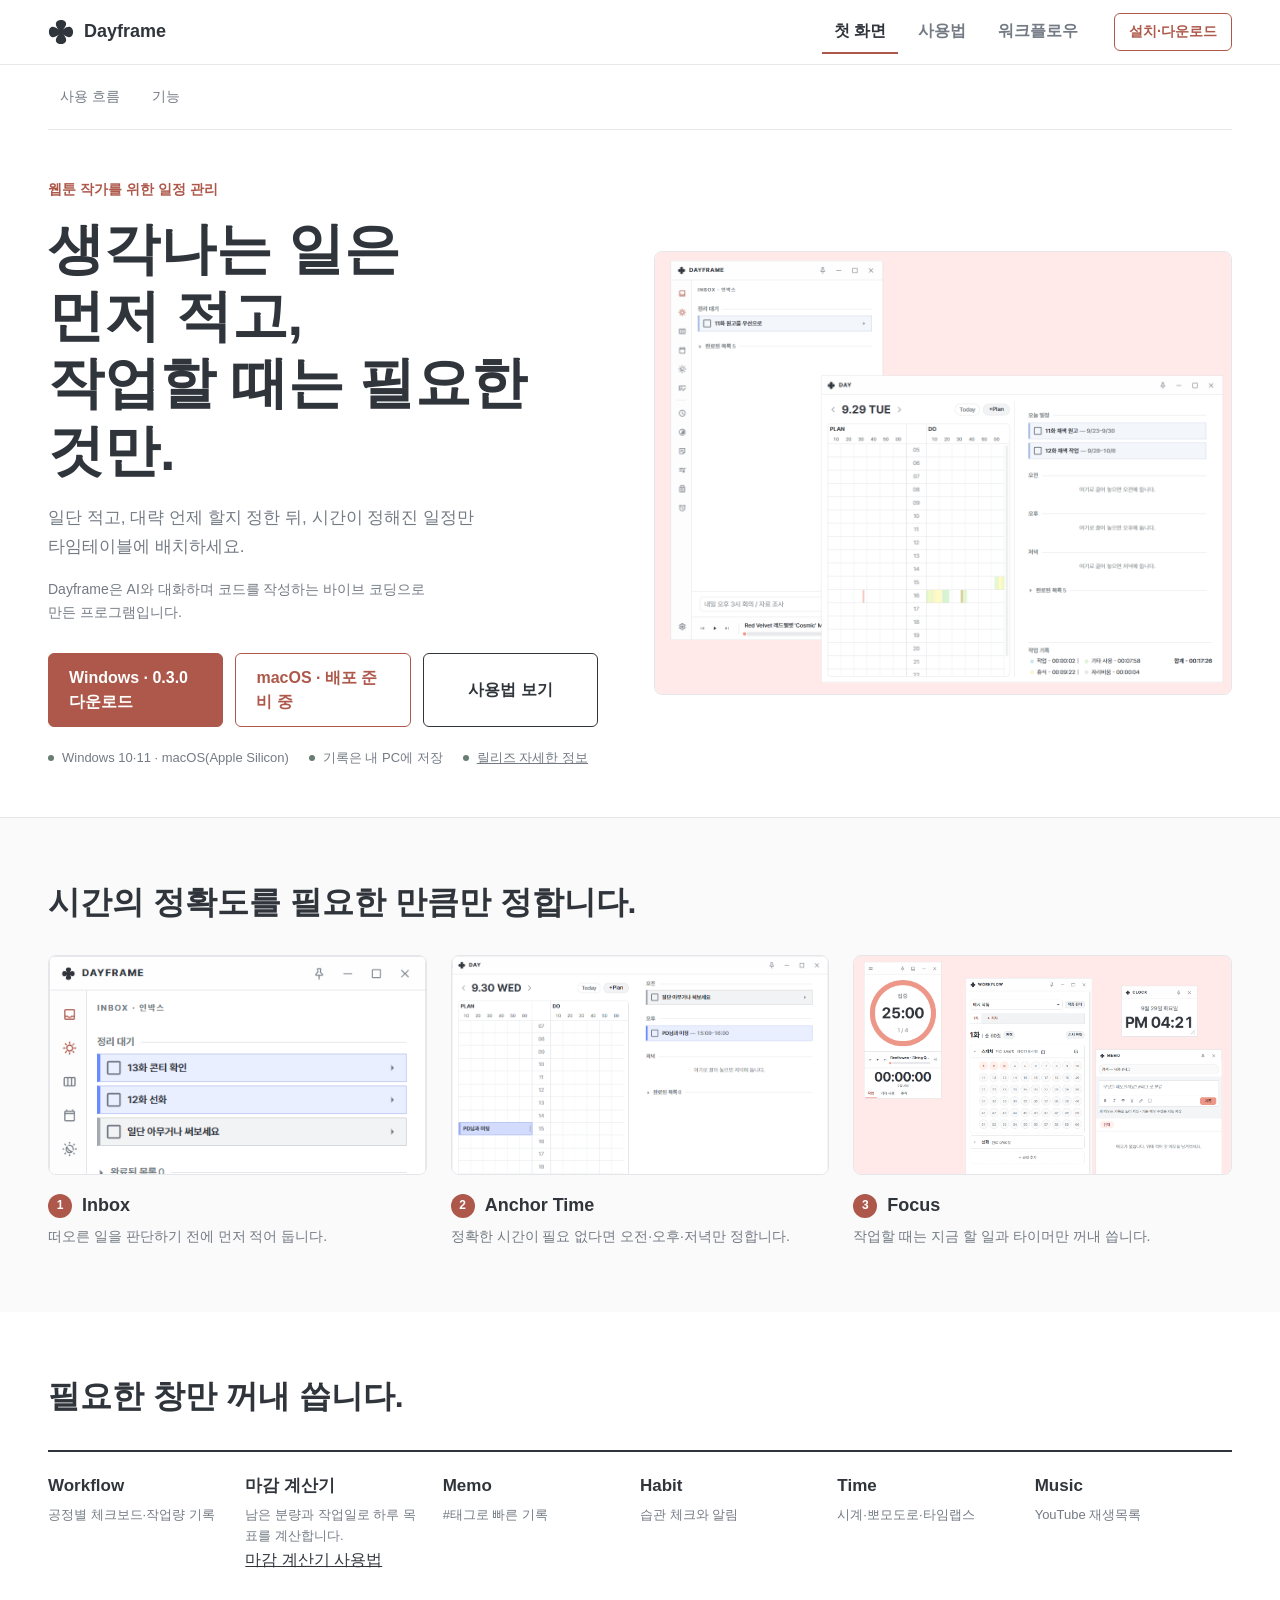
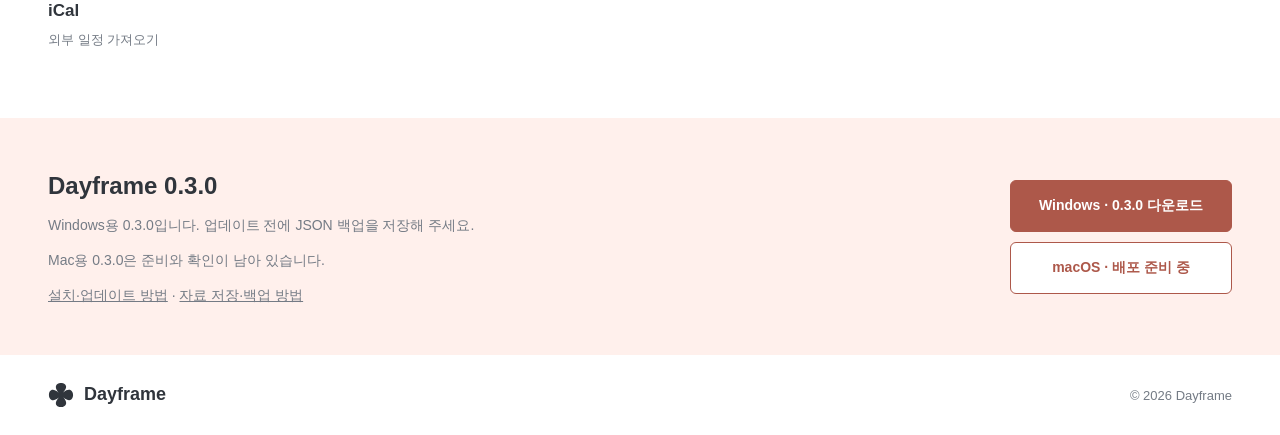
<file: dayframe/index.html>
<!doctype html>
<html lang="ko">
<head>
  <meta charset="utf-8">
  <meta name="viewport" content="width=device-width, initial-scale=1">
  <meta name="description" content="생각나는 일은 먼저 적고, 작업할 때는 필요한 것만. 웹툰 작가를 위한 일정 관리 앱 Dayframe.">
  <meta name="theme-color" content="#ffffff">
  <title>Dayframe - 웹툰 작가를 위한 일정 관리</title>
  <link rel="icon" href="assets/dayframe-icon.svg" type="image/svg+xml">
  <link rel="icon" href="assets/favicon.ico" sizes="any">
  <link rel="stylesheet" href="css/site.css?topics=1">
</head>
<body>
  <a class="skip-link" href="#main">본문으로 건너뛰기</a>

  <header class="site-header"><div class="header-inner"><a class="brand" href="./" aria-label="Dayframe 첫 화면"><img class="brand-mark" src="assets/dayframe-icon.svg" alt="" width="24" height="24"><span>Dayframe</span></a><nav class="site-nav" aria-label="페이지 이동"><a href="./" aria-current="page">첫 화면</a><a href="guide/">사용법</a><a href="guide/workflow/">워크플로우</a></nav><a class="button button-small" href="#install">설치·다운로드</a></div></header>
<nav class="page-nav" aria-label="이 페이지 목차"><a href="#flow">사용 흐름</a><a href="#features">기능</a></nav>

  <main id="main">
    <section class="hero" id="top" aria-labelledby="hero-title">
      <div class="hero-copy">
        <p class="product-kicker">웹툰 작가를 위한 일정 관리</p>
        <h1 id="hero-title">생각나는 일은 먼저 적고,<br>작업할 때는 필요한 것만.</h1>
        <p class="hero-description">
          일단 적고, 대략 언제 할지 정한 뒤, 시간이 정해진 일정만 타임테이블에 배치하세요.
        </p>
        <p class="development-note">Dayframe은 AI와 대화하며 코드를 작성하는 바이브 코딩으로 만든 프로그램입니다.</p>
        <div class="hero-actions">
          <a class="button button-primary" href="#install">
            Windows · 0.3.0 다운로드
          </a>
          <a class="button" href="#install">
            macOS · 배포 준비 중
          </a>
          <a class="button button-guide" href="guide/">사용법 보기</a>
        </div>
        <ul class="hero-facts" aria-label="지원 환경과 데이터 저장 방식">
          <li>Windows 10·11 · macOS(Apple Silicon)</li>
          <li>기록은 내 PC에 저장</li>
          <li><a href="https://github.com/9ae9oo/Dayframe-Releases">릴리즈 자세한 정보</a></li>
        </ul>
      </div>

      <figure class="hero-visual">
        <img src="assets/images/hero-main.png" alt="Dayframe의 인박스 창과 일간 타임테이블 창" width="1216" height="934">
      </figure>
    </section>

    <section class="flow section" id="flow" aria-labelledby="flow-title">
      <h2 id="flow-title" class="section-title">시간의 정확도를 필요한 만큼만 정합니다.</h2>
      <ol class="flow-list">
        <li>
          <img src="assets/images/inbox-brain-dump.png" alt="시간이 정해지지 않은 할 일이 담긴 인박스" loading="lazy">
          <h3><span>1</span> Inbox</h3>
          <p>떠오른 일을 판단하기 전에 먼저 적어 둡니다.</p>
        </li>
        <li>
          <img src="assets/images/anchor-time.png" alt="오전·오후·저녁으로 할 일을 나눈 일간 화면" loading="lazy">
          <h3><span>2</span> Anchor Time</h3>
          <p>정확한 시간이 필요 없다면 오전·오후·저녁만 정합니다.</p>
        </li>
        <li>
          <img src="assets/images/focus-mode.png" alt="타이머, 작업, 시계, 메모 창" loading="lazy">
          <h3><span>3</span> Focus</h3>
          <p>작업할 때는 지금 할 일과 타이머만 꺼내 씁니다.</p>
        </li>
      </ol>
    </section>

    <section class="features section" id="features" aria-labelledby="features-title">
      <h2 id="features-title" class="section-title">필요한 창만 꺼내 씁니다.</h2>
      <ul class="feature-grid">
        <li><h3>Workflow</h3><p>공정별 체크보드·작업량 기록</p></li>
        <li><h3>마감 계산기</h3><p>남은 분량과 작업일로 하루 목표를 계산합니다.</p><a href="guide/workflow/#calculator">마감 계산기 사용법</a></li>

        <li><h3>Memo</h3><p>#태그로 빠른 기록</p></li>
        <li><h3>Habit</h3><p>습관 체크와 알림</p></li>
        <li><h3>Time</h3><p>시계·뽀모도로·타임랩스</p></li>
        <li><h3>Music</h3><p>YouTube 재생목록</p></li>
        <li><h3>iCal</h3><p>외부 일정 가져오기</p></li>
      </ul>
    </section>

    <section class="install section" id="install" aria-labelledby="install-title">
      <div class="install-copy"><h2 id="install-title">Dayframe 0.3.0</h2><p>Windows용 0.3.0입니다. 업데이트 전에 JSON 백업을 저장해 주세요.</p><p>Mac용 0.3.0은 준비와 확인이 남아 있습니다.</p><p><a href="guide/#install">설치·업데이트 방법</a> · <a href="guide/#faq">자료 저장·백업 방법</a></p></div>
      <div class="install-buttons">
        <a class="button button-primary button-download" href="https://github.com/9ae9oo/Dayframe-Releases/releases/download/v0.3.0/Dayframe-Setup-0.3.0.exe">
          Windows · 0.3.0 다운로드
        </a>
        <a class="button button-download" href="#install">
          macOS · 배포 준비 중
        </a>
      </div>
    </section>
  </main>

  <footer class="site-footer">
    <a class="brand" href="#top"><img class="brand-mark" src="assets/dayframe-icon.svg" alt="" width="24" height="24"><span>Dayframe</span></a>
    <p>© <span id="current-year">2026</span> Dayframe</p>
  </footer>

  <script src="js/site.js"></script>
</body>
</html>
</file>
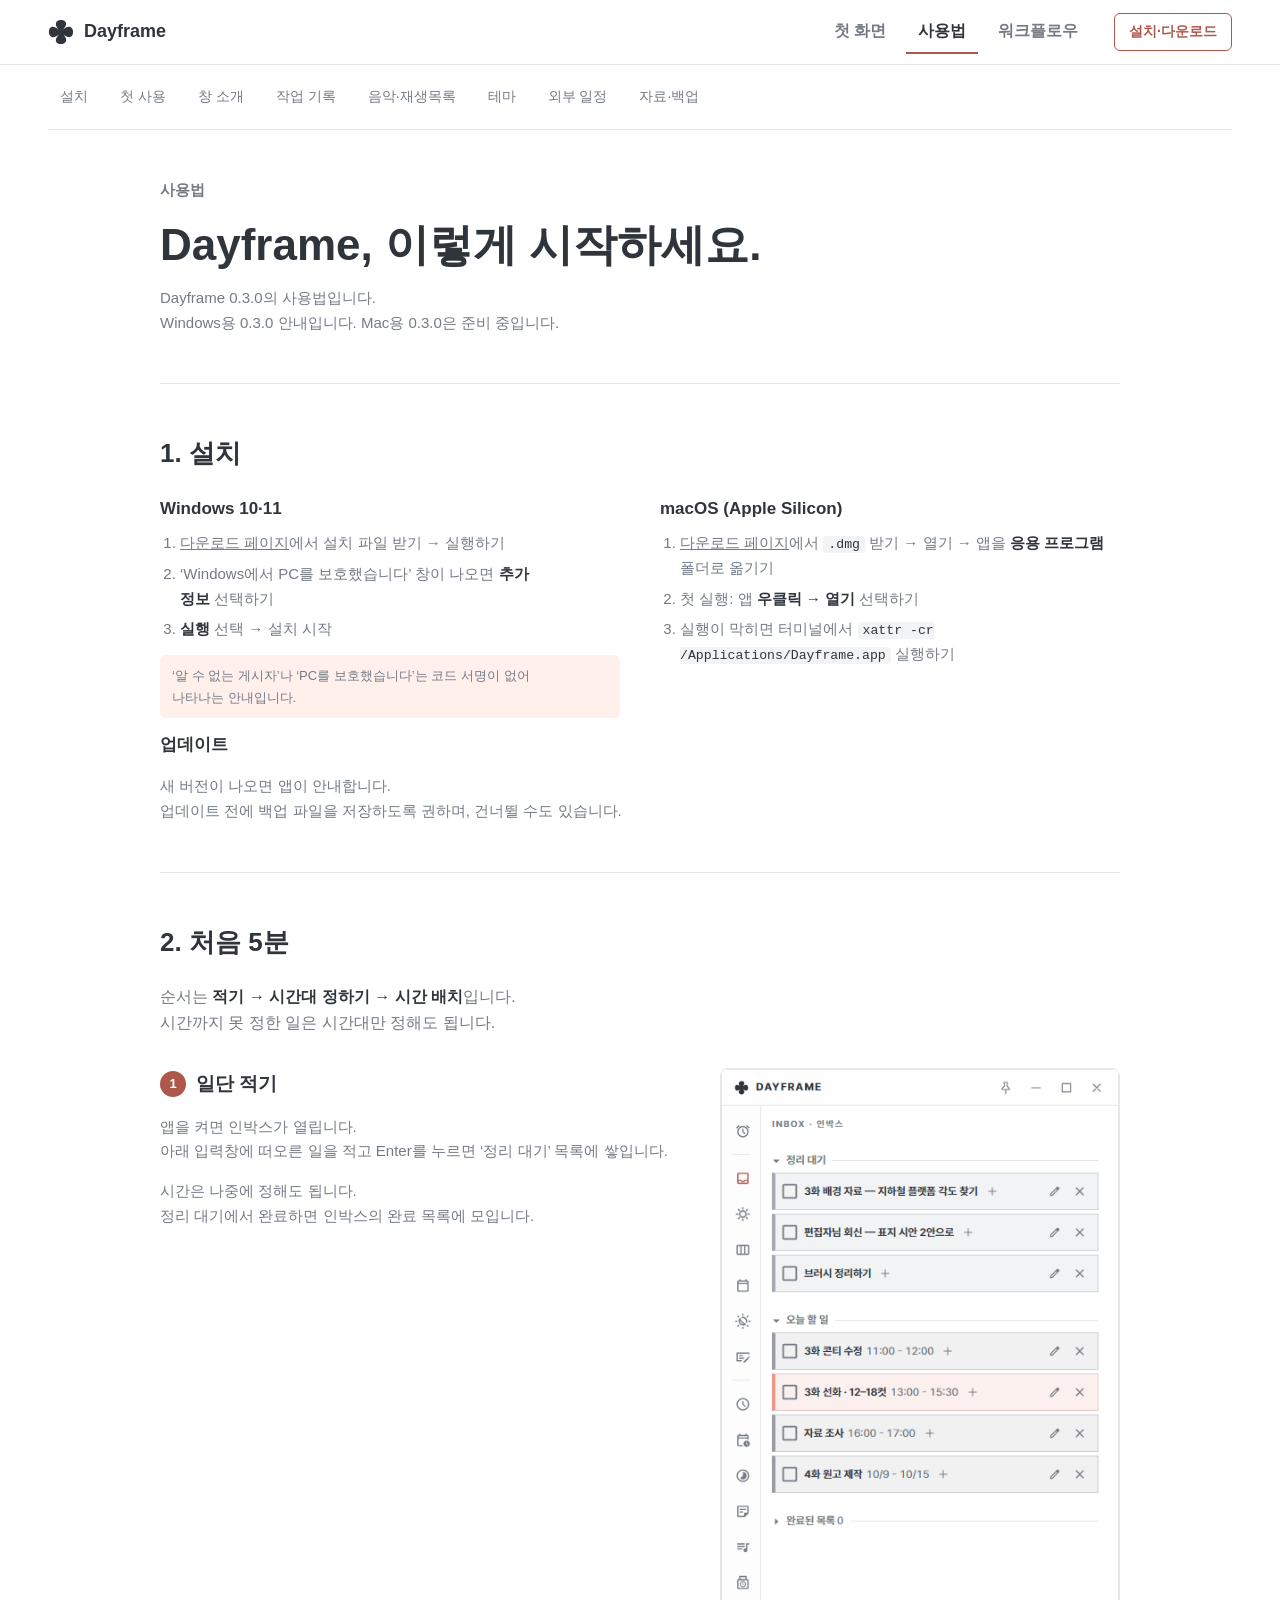
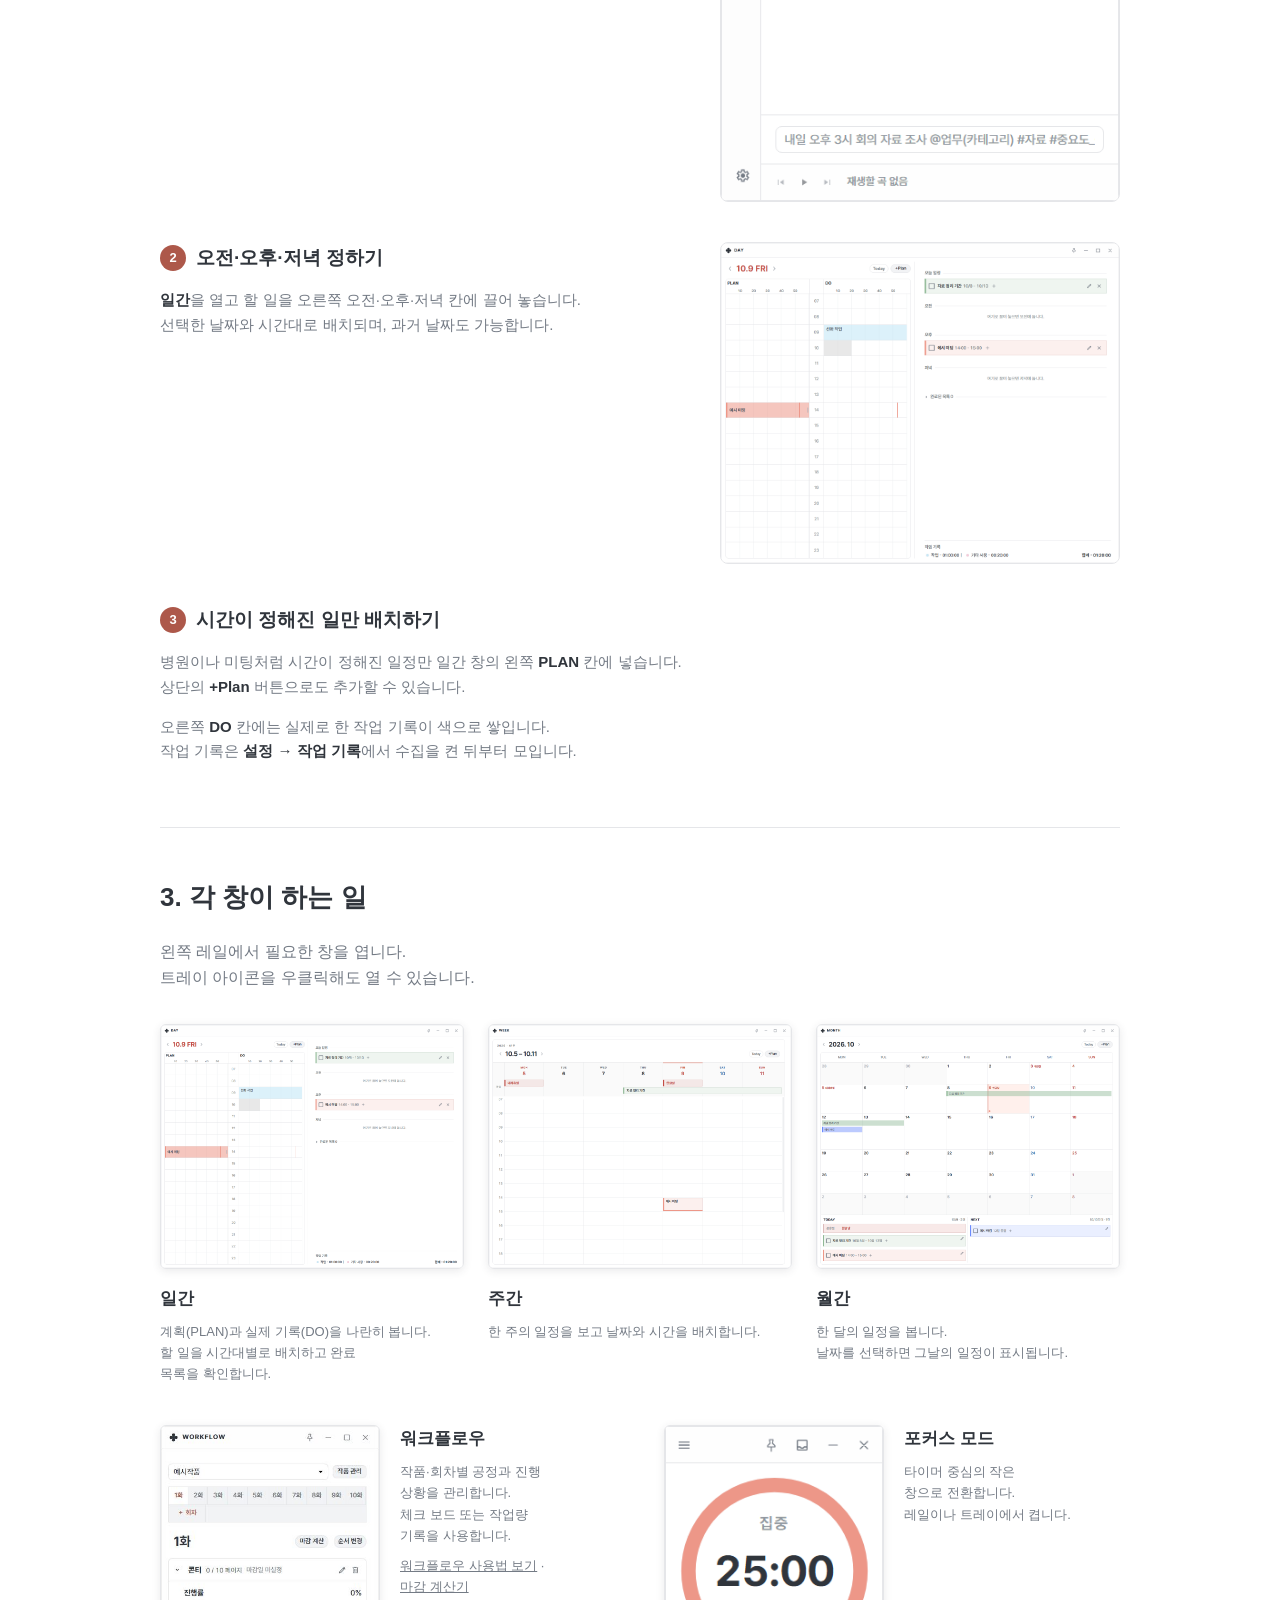
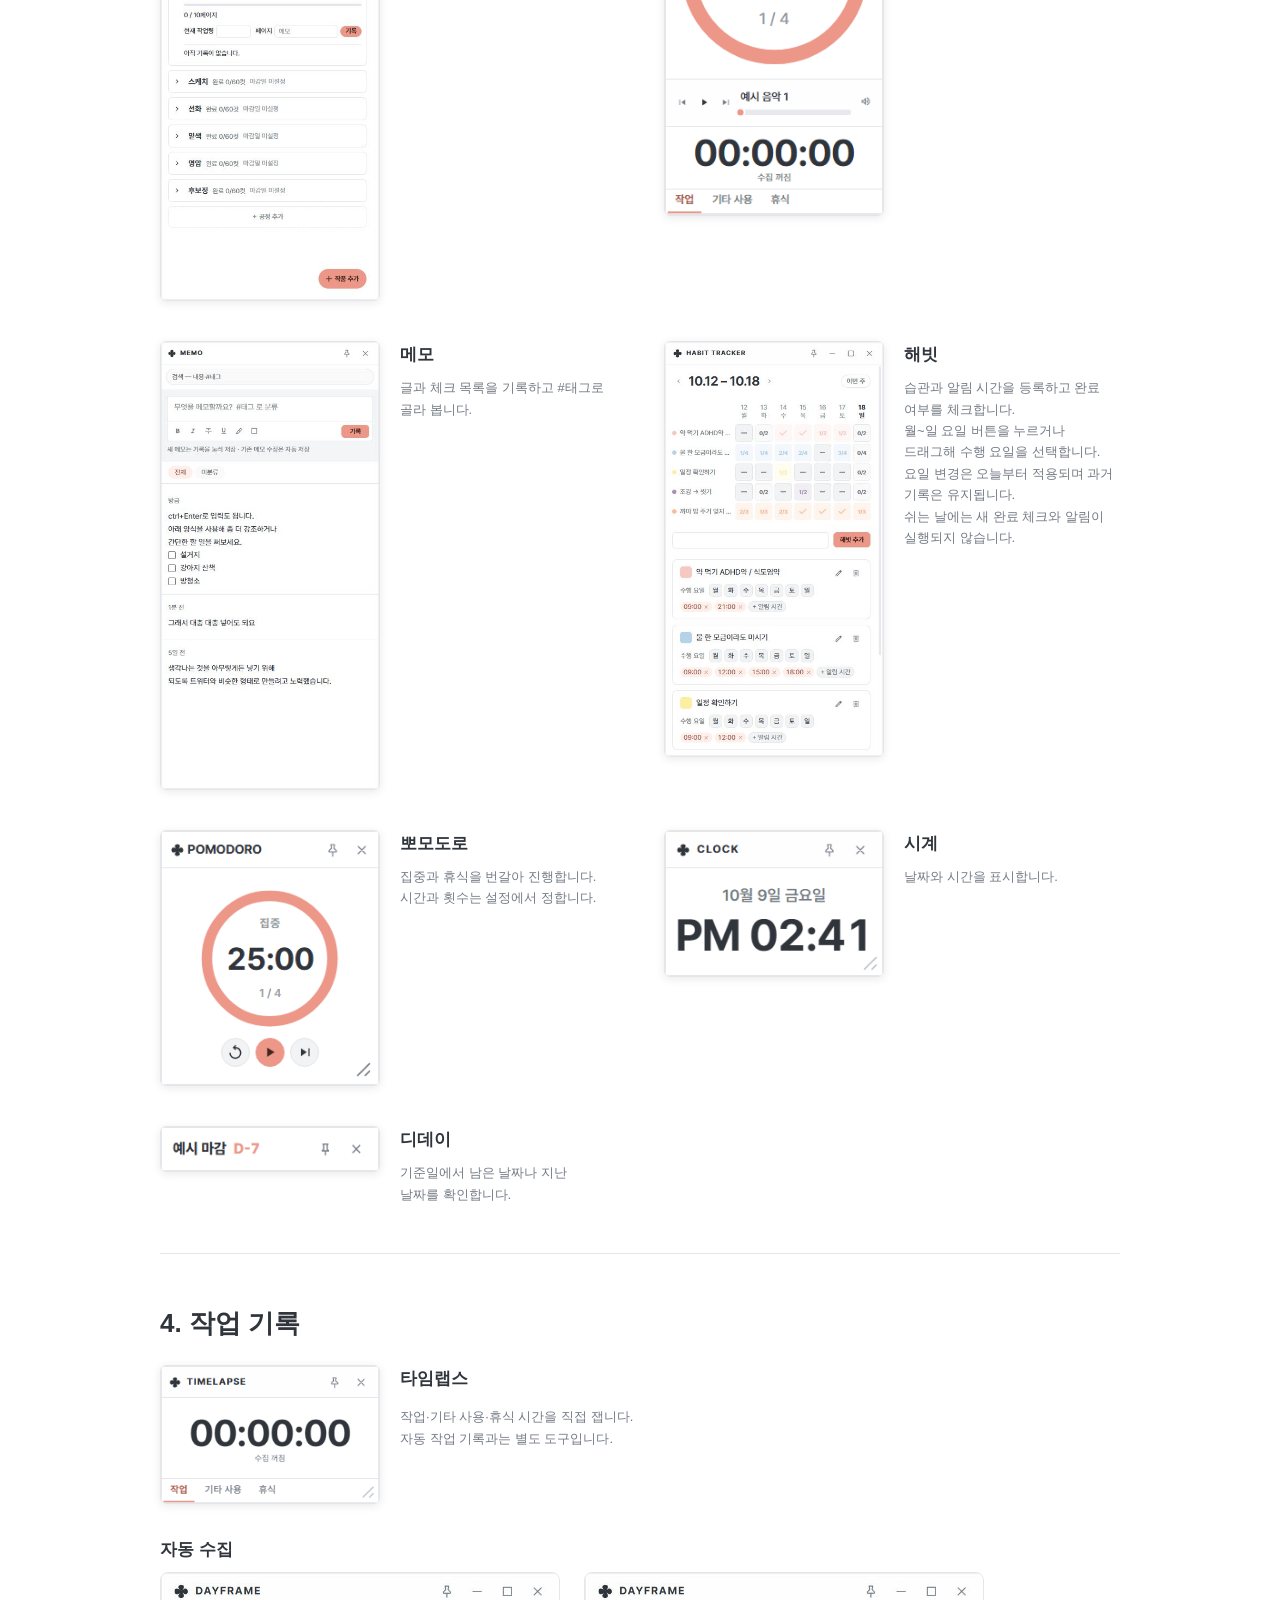
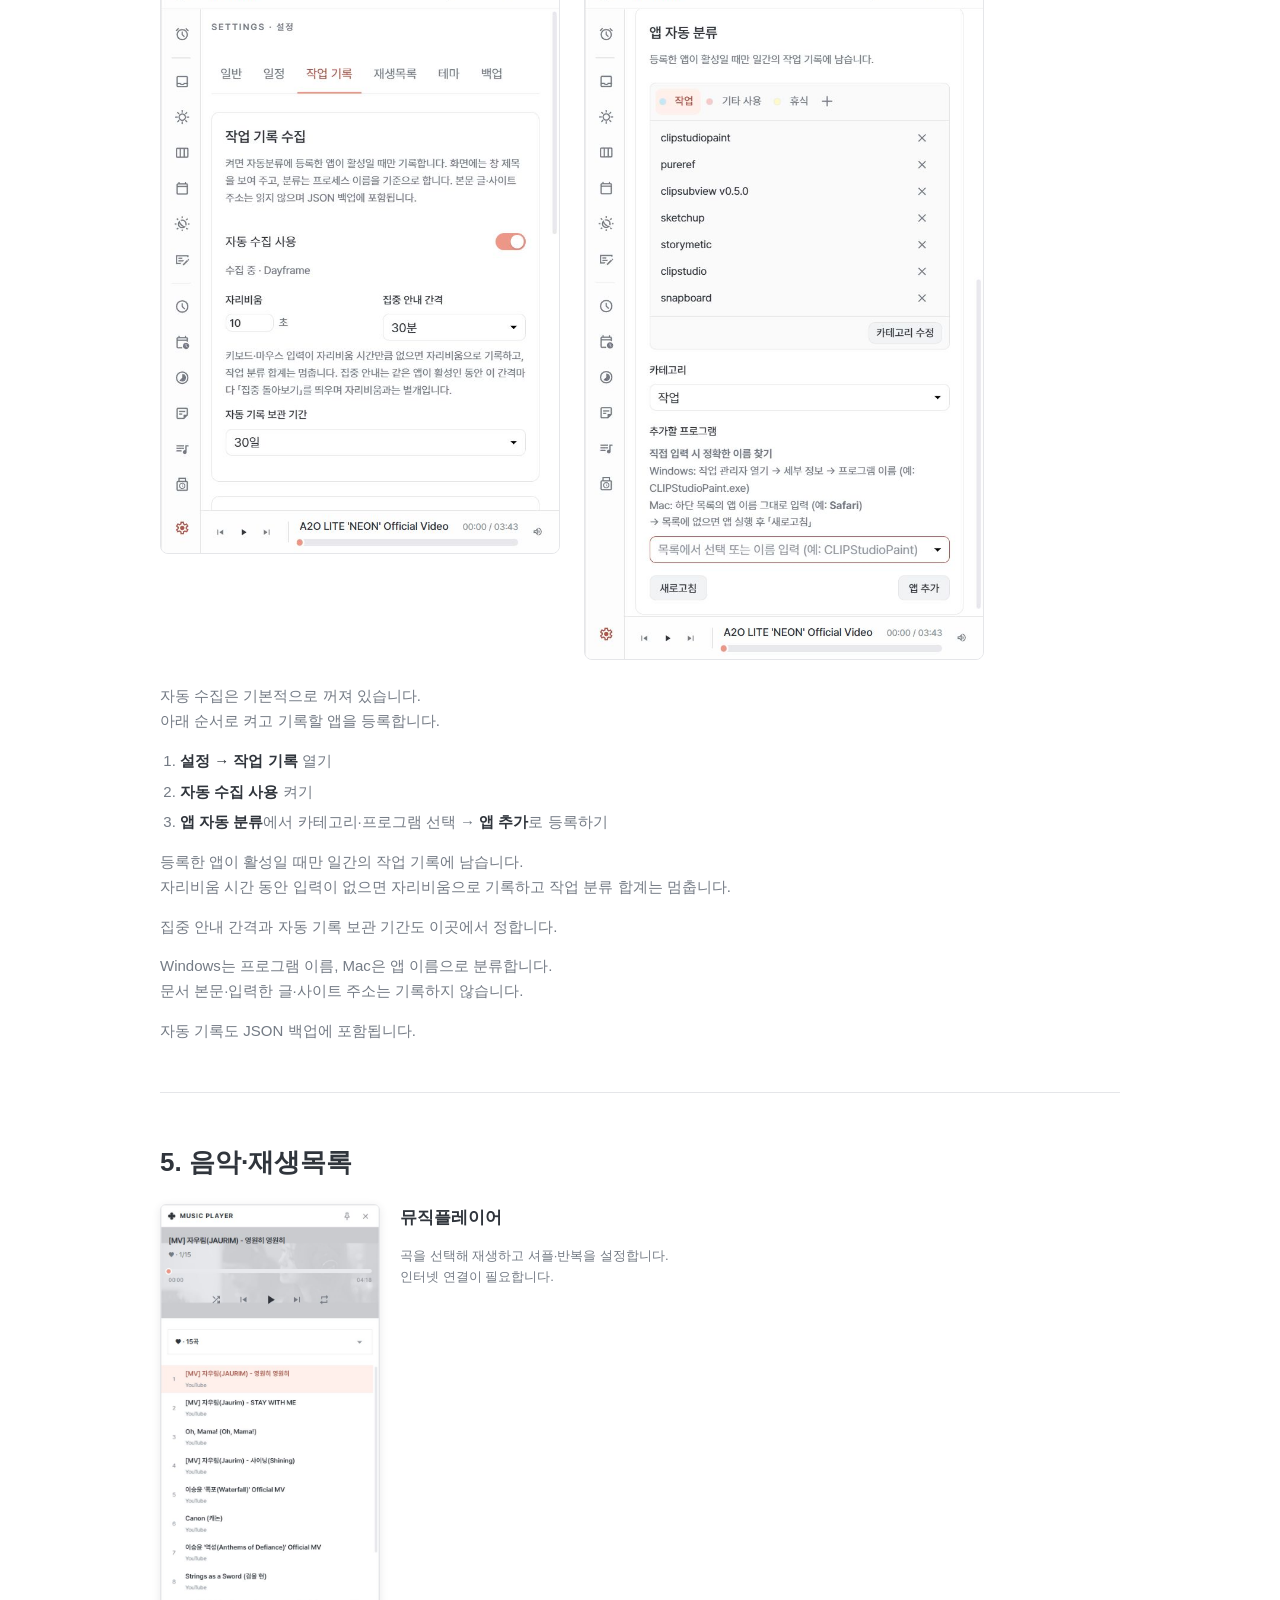
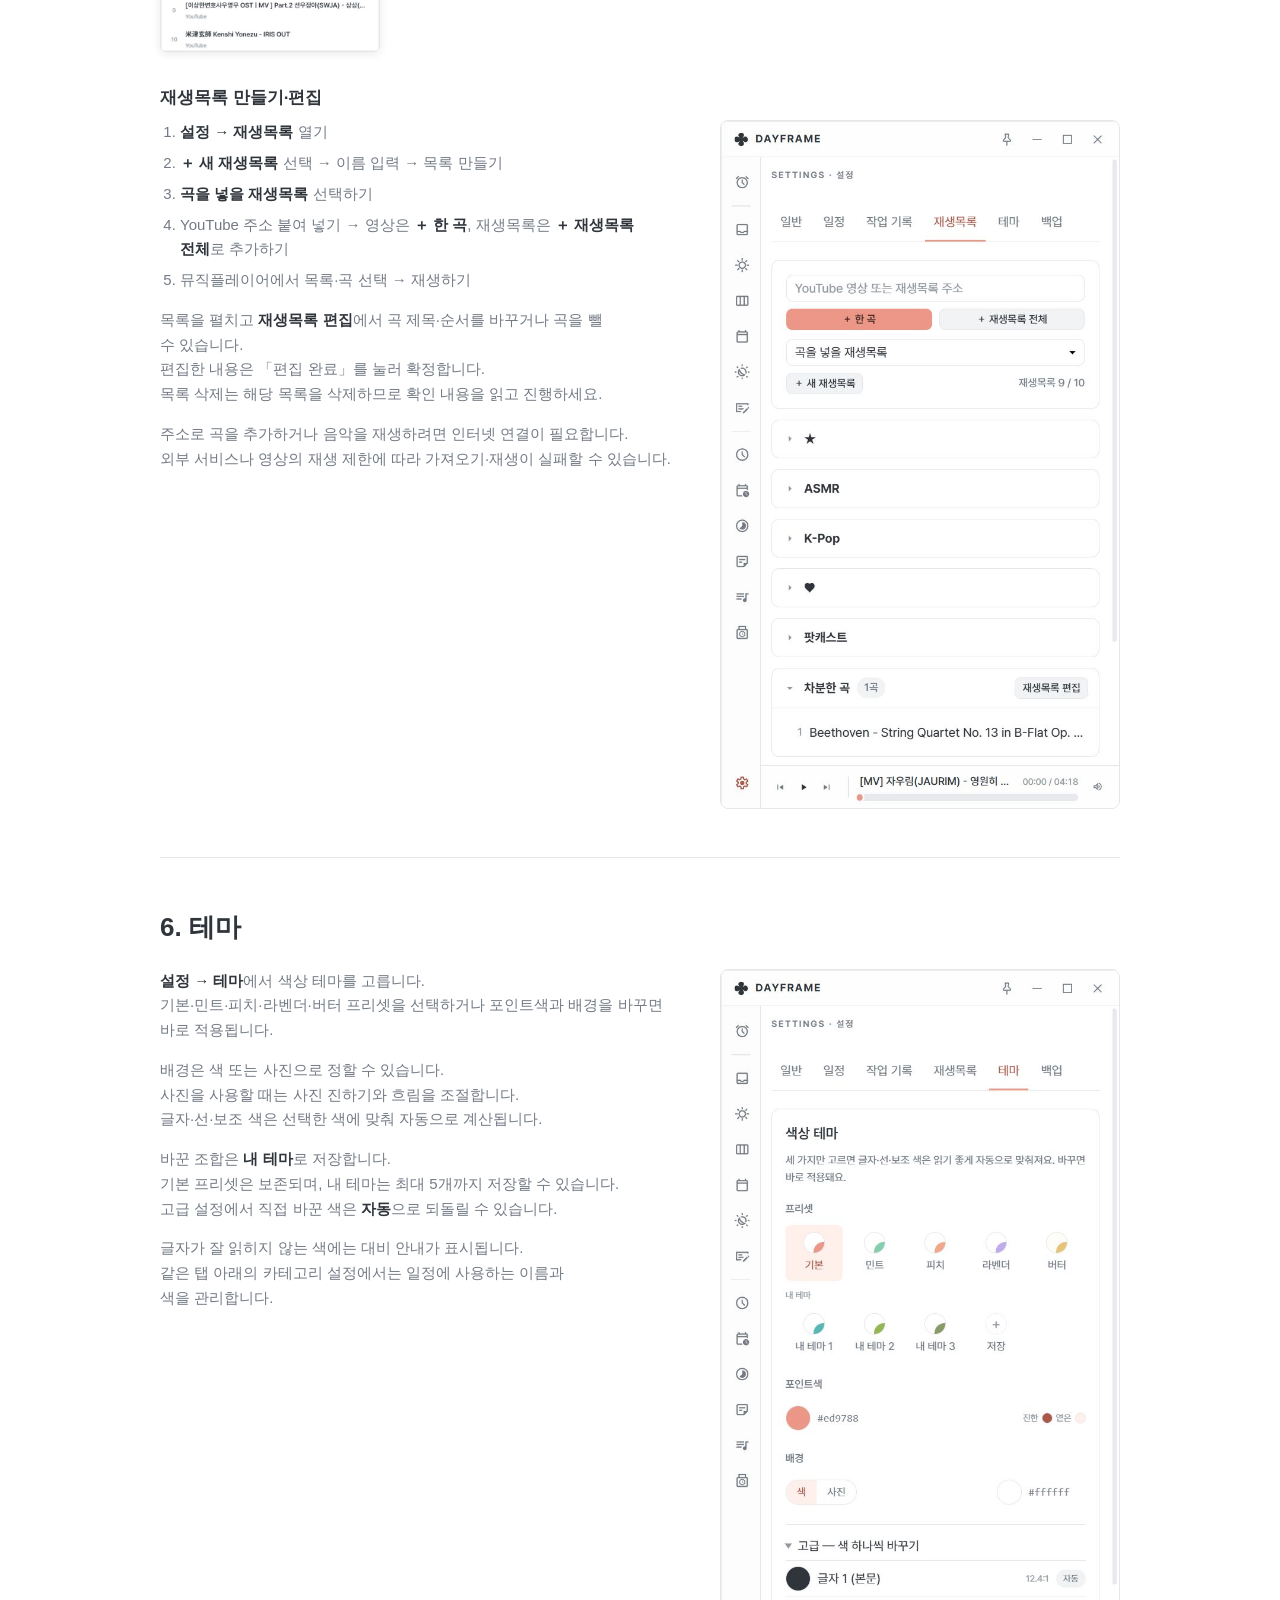
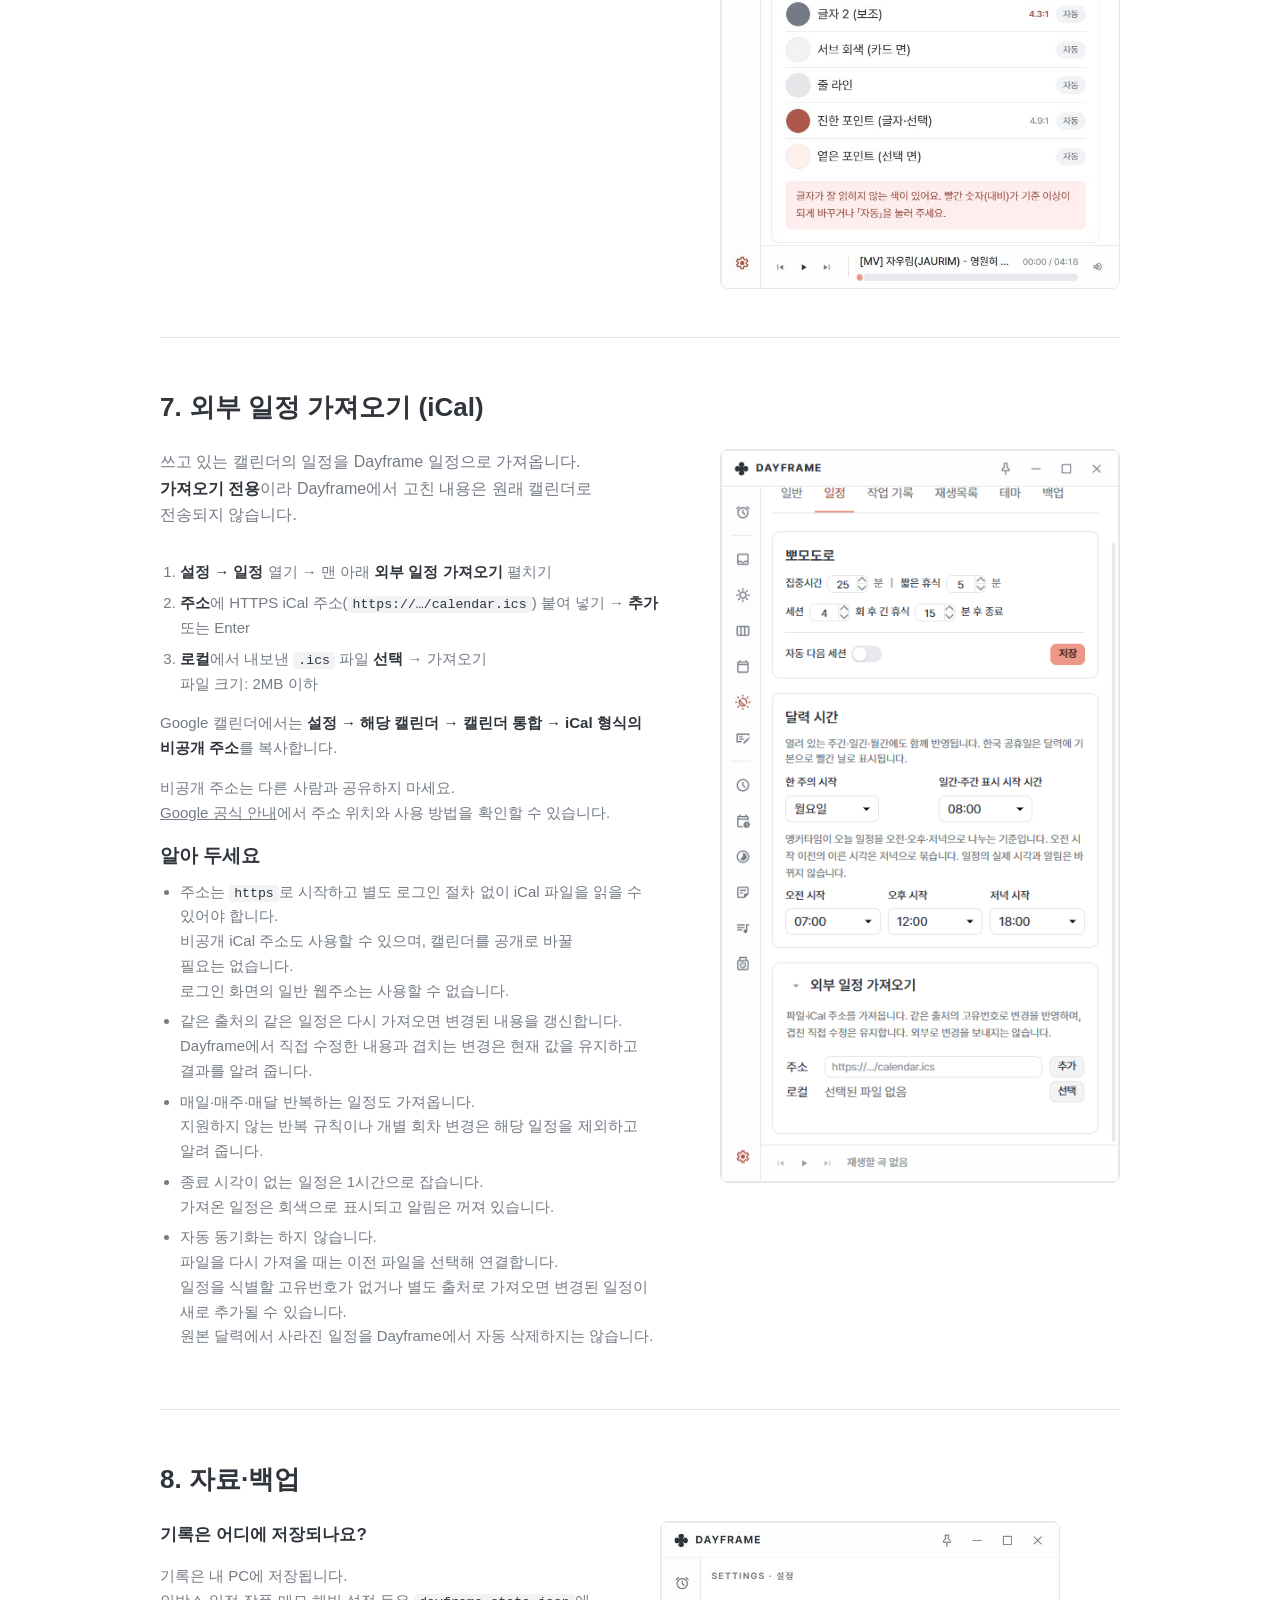
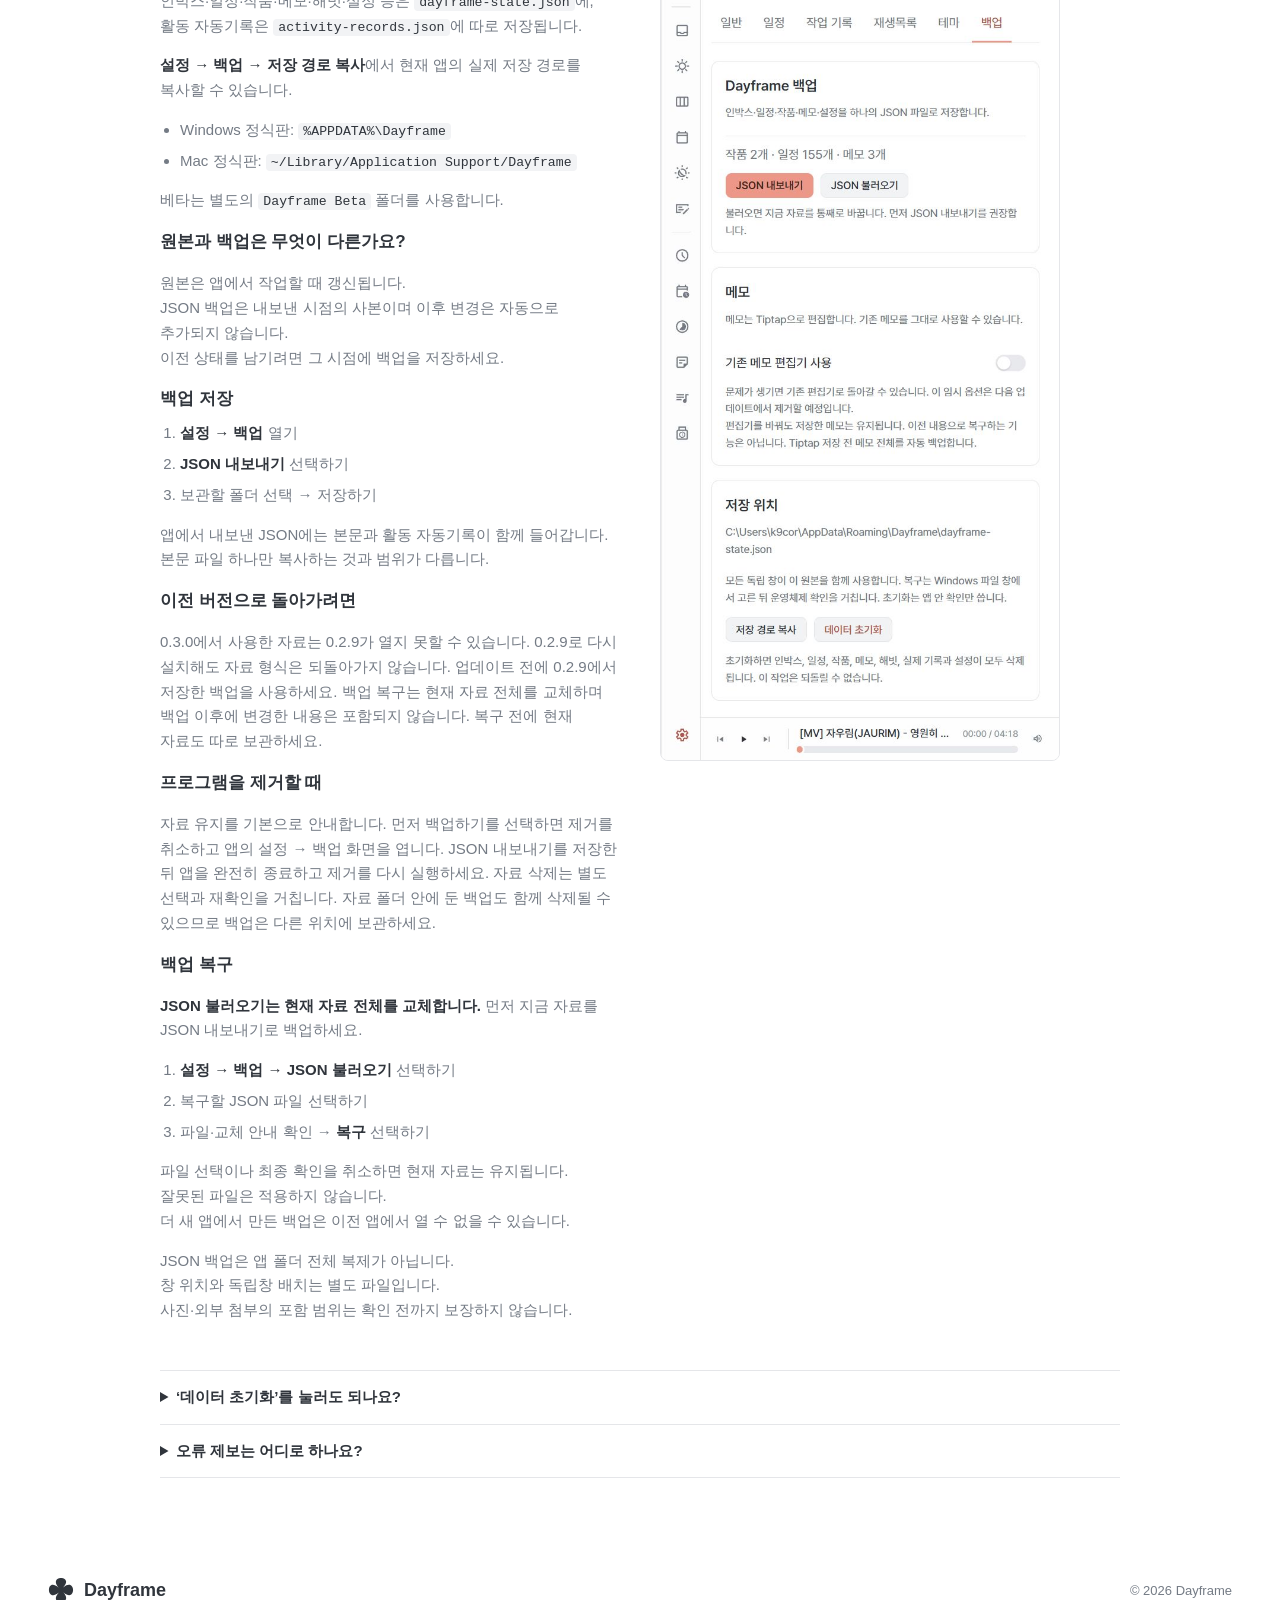
<file: dayframe/guide/index.html>
<!doctype html>
<html lang="ko">
<head>
  <meta charset="utf-8">
  <meta name="viewport" content="width=device-width, initial-scale=1">
  <meta name="description" content="Dayframe 설치 방법, 처음 5분 사용법, 각 창의 역할, 백업과 자주 묻는 질문.">
  <meta name="theme-color" content="#ffffff">
  <title>Dayframe 사용법</title>
  <link rel="icon" href="../assets/dayframe-icon.svg" type="image/svg+xml">
  <link rel="icon" href="../assets/favicon.ico" sizes="any">
  <link rel="stylesheet" href="../css/site.css?topics=1">
  <link rel="stylesheet" href="../css/guide.css?width=400-20261018">
</head>
<body>
  <a class="skip-link" href="#main">본문으로 건너뛰기</a>

  <header class="site-header"><div class="header-inner"><a class="brand" href="../" aria-label="Dayframe 첫 화면"><img class="brand-mark" src="../assets/dayframe-icon.svg" alt="" width="24" height="24"><span>Dayframe</span></a><nav class="site-nav" aria-label="페이지 이동"><a href="../">첫 화면</a><a href="../guide/" aria-current="page">사용법</a><a href="../guide/workflow/">워크플로우</a></nav><a class="button button-small" href="../#install">설치·다운로드</a></div></header>
<nav class="page-nav" aria-label="이 페이지 목차"><a href="#install">설치</a><a href="#start">첫 사용</a><a href="#windows">창 소개</a><a href="#activity">작업 기록</a><a href="#playlists">음악·재생목록</a><a href="#theme">테마</a><a href="#ical">외부 일정</a><a href="#faq">자료·백업</a></nav>

  <main id="main" class="guide">
    <header class="guide-title">
      <p class="product-kicker">사용법</p>
      <h1>Dayframe, 이렇게 시작하세요.</h1>
      <p>Dayframe 0.3.0의 사용법입니다.<br>
Windows용 0.3.0 안내입니다. Mac용 0.3.0은 준비 중입니다.</p>
    </header>

    <section id="install" aria-labelledby="g-install">
      <h2 id="g-install">1. 설치</h2>
      <div class="two-col">
        <div>
          <h3>Windows 10·11</h3>
          <ol>
            <li><a href="../#install">다운로드 페이지</a>에서 설치 파일 받기 → 실행하기</li>
            <li>‘Windows에서 PC를 보호했습니다’ 창이 나오면 <b>추가 정보</b> 선택하기</li>
            <li><b>실행</b> 선택 → 설치 시작</li>
          </ol>
          <p class="note">‘알 수 없는 게시자’나 ‘PC를 보호했습니다’는 코드 서명이 없어 나타나는 안내입니다.</p>
        </div>
        <div>
          <h3>macOS (Apple Silicon)</h3>
          <ol>
            <li><a href="../#install">다운로드 페이지</a>에서 <code>.dmg</code> 받기 → 열기 → 앱을 <b>응용 프로그램</b> 폴더로 옮기기</li>
            <li>첫 실행: 앱 <b>우클릭 → 열기</b> 선택하기</li>
            <li>실행이 막히면 터미널에서 <code>xattr -cr /Applications/Dayframe.app</code> 실행하기</li>
          </ol>

        </div>
      </div>
    <h3>업데이트</h3><p>새 버전이 나오면 앱이 안내합니다.<br>
업데이트 전에 백업 파일을 저장하도록 권하며, 건너뛸 수도 있습니다.</p></section>

    <section id="start" aria-labelledby="g-start">
      <h2 id="g-start">2. 처음 5분</h2>
      <p class="lead">순서는 <b>적기 → 시간대 정하기 → 시간 배치</b>입니다.<br>
시간까지 못 정한 일은 시간대만 정해도 됩니다.</p>

      <div class="step">
        <div class="step-copy">
          <h3><span>1</span> 일단 적기</h3>
          <p>앱을 켜면 인박스가 열립니다.<br>
아래 입력창에 떠오른 일을 적고 Enter를 누르면 ‘정리 대기’ 목록에 쌓입니다.</p>
          <p>시간은 나중에 정해도 됩니다.<br>
정리 대기에서 완료하면 인박스의 완료 목록에 모입니다.</p>
        </div>
        <figure><img src="../assets/guide/guide030-inbox.png" width="446" height="820" alt="정리 대기 목록에 할 일이 쌓인 인박스" loading="lazy"></figure>
      </div>

      <div class="step">
        <div class="step-copy">
          <h3><span>2</span> 오전·오후·저녁 정하기</h3>
          <p><b>일간</b>을 열고 할 일을 오른쪽 오전·오후·저녁 칸에 끌어 놓습니다.<br>
선택한 날짜와 시간대로 배치되며, 과거 날짜도 가능합니다.</p>
        </div>
        <figure><img src="../assets/guide/guide030-day.png" width="1120" height="900" alt="오전·오후·저녁 칸과 타임테이블이 함께 보이는 일간 창" loading="lazy"></figure>
      </div>

      <div class="step step-text">
        <div class="step-copy">
          <h3><span>3</span> 시간이 정해진 일만 배치하기</h3>
          <p>병원이나 미팅처럼 시간이 정해진 일정만 일간 창의 왼쪽 <b>PLAN</b> 칸에 넣습니다.<br>
상단의 <b>+Plan</b> 버튼으로도 추가할 수 있습니다.</p>
          <p>오른쪽 <b>DO</b> 칸에는 실제로 한 작업 기록이 색으로 쌓입니다.<br>
작업 기록은 <b>설정 → 작업 기록</b>에서 수집을 켠 뒤부터 모입니다.</p>
        </div>
      </div>
    </section>

    <section id="windows" aria-labelledby="g-windows">
      <h2 id="g-windows">3. 각 창이 하는 일</h2>
      <p class="lead">왼쪽 레일에서 필요한 창을 엽니다.<br>
트레이 아이콘을 우클릭해도 열 수 있습니다.</p>

      <div class="calendar-tools"><article><div class="shot"><img src="../assets/guide/guide030-day.png?wide=2" width="1120" height="900" alt="일간 전체 창 예시" loading="lazy"></div><div><h3>일간</h3><p>계획(PLAN)과 실제 기록(DO)을 나란히 봅니다.<br>
할 일을 시간대별로 배치하고 완료 목록을 확인합니다.</p></div></article>
<article><div class="shot"><img src="../assets/guide/guide030-week.png?wide=2" width="1120" height="900" alt="주간 전체 창 예시" loading="lazy"></div><div><h3>주간</h3><p>한 주의 일정을 보고 날짜와 시간을 배치합니다.</p></div></article>
<article><div class="shot"><img src="../assets/guide/guide030-month.png?wide=2" width="1120" height="900" alt="월간 전체 창 예시" loading="lazy"></div><div><h3>월간</h3><p>한 달의 일정을 봅니다.<br>
날짜를 선택하면 그날의 일정이 표시됩니다.</p></div></article></div>
<div class="tool-grid"><article><div class="shot"><img src="../assets/guide/wf030-overview.jpg?updated=20261018" width="400" height="870" alt="체크 보드와 작업량 기록이 함께 보이는 워크플로우 창" loading="lazy"></div><div><h3>워크플로우</h3><p>작품·회차별 공정과 진행 상황을 관리합니다.<br>
체크 보드 또는 작업량 기록을 사용합니다.</p><p class="tool-link"><a href="workflow/">워크플로우 사용법 보기</a> · <a href="workflow/#calculator">마감 계산기</a></p></div></article>
<article><div class="shot"><img src="../assets/guide/guide030-focus-mode.png?complete=1" width="240" height="428" alt="포커스 모드 전체 창 예시" loading="lazy"></div><div><h3>포커스 모드</h3><p>타이머 중심의 작은 창으로 전환합니다.<br>
레일이나 트레이에서 켭니다.</p></div></article>
<article><div class="shot"><img src="../assets/guide/guide030-memo.jpg?updated=20261018" width="400" height="820" alt="메모 전체 창 예시" loading="lazy"></div><div><h3>메모</h3><p>글과 체크 목록을 기록하고 #태그로 골라 봅니다.</p></div></article>
<article><div class="shot"><img src="../assets/guide/guide030-habit.jpg?updated=20261018" width="400" height="760" alt="수행 요일과 알림 시간을 선택하는 최신 해빗 전체 창" loading="lazy"></div><div><h3>해빗</h3><p>습관과 알림 시간을 등록하고 완료 여부를 체크합니다.<br>
월~일 요일 버튼을 누르거나 드래그해 수행 요일을 선택합니다.<br>
요일 변경은 오늘부터 적용되며 과거 기록은 유지됩니다.<br>
쉬는 날에는 새 완료 체크와 알림이 실행되지 않습니다.</p></div></article>
<article><div class="shot"><img src="../assets/guide/guide030-timer.png?complete=1" width="240" height="280" alt="뽀모도로 전체 창 예시" loading="lazy"></div><div><h3>뽀모도로</h3><p>집중과 휴식을 번갈아 진행합니다.<br>
시간과 횟수는 설정에서 정합니다.</p></div></article>

<article><div class="shot"><img src="../assets/guide/guide030-clock.png?complete=1" width="240" height="160" alt="시계 전체 창 예시" loading="lazy"></div><div><h3>시계</h3><p>날짜와 시간을 표시합니다.</p></div></article>
<article><div class="shot"><img src="../assets/guide/guide030-dday.png?complete=1" width="240" height="48" alt="디데이 전체 창 예시" loading="lazy"></div><div><h3>디데이</h3><p>기준일에서 남은 날짜나 지난 날짜를 확인합니다.</p></div></article>
</div>
</section>

    <section id="activity" aria-labelledby="g-activity"><h2 id="g-activity">4. 작업 기록</h2><article class="topic-tool"><div class="shot"><img src="../assets/guide/guide030-worktime.png?complete=1" width="280" height="176" alt="타임랩스 전체 창 예시" loading="lazy"></div><div><h3>타임랩스</h3><p>작업·기타 사용·휴식 시간을 직접 잽니다.<br>
자동 작업 기록과는 별도 도구입니다.</p></div></article><h3>자동 수집</h3><div class="activity-images"><figure><img src="../assets/guide/guide030-settings-activity.jpg?updated=20261018" width="671" height="977" alt="설정의 작업 기록 탭: 자동 수집, 자리비움, 보관 기간, 앱 자동 분류" loading="lazy"></figure><figure><img src="../assets/guide/guide030-settings-activity-rules.jpg?updated=20261018" width="671" height="1157" alt="작업 카테고리의 앱 자동 분류 목록과 프로그램 추가 설정" loading="lazy"></figure></div><div class="step-copy activity-description"><p>자동 수집은 기본적으로 꺼져 있습니다.<br>
아래 순서로 켜고 기록할 앱을 등록합니다.</p><ol><li><b>설정 → 작업 기록</b> 열기</li><li><b>자동 수집 사용</b> 켜기</li><li><b>앱 자동 분류</b>에서 카테고리·프로그램 선택 → <b>앱 추가</b>로 등록하기</li></ol><p>등록한 앱이 활성일 때만 일간의 작업 기록에 남습니다.<br>
자리비움 시간 동안 입력이 없으면 자리비움으로 기록하고 작업 분류 합계는 멈춥니다.</p>
<p>집중 안내 간격과 자동 기록 보관 기간도 이곳에서 정합니다.</p><p>Windows는 프로그램 이름, Mac은 앱 이름으로 분류합니다.<br>
문서 본문·입력한 글·사이트 주소는 기록하지 않습니다.</p>
<p>자동 기록도 JSON 백업에 포함됩니다.</p></div></section><section id="playlists" aria-labelledby="g-playlists"><h2 id="g-playlists">5. 음악·재생목록</h2><article class="topic-tool"><div class="shot"><img src="../assets/guide/guide030-music.jpg?updated=20261018" width="600" height="1230" alt="뮤직플레이어 전체 창 예시" loading="lazy"></div><div><h3>뮤직플레이어</h3><p>곡을 선택해 재생하고 셔플·반복을 설정합니다.<br>
인터넷 연결이 필요합니다.</p></div></article><h3>재생목록 만들기·편집</h3><div class="step"><div class="step-copy"><ol><li><b>설정 → 재생목록</b> 열기</li><li><b>＋ 새 재생목록</b> 선택 → 이름 입력 → 목록 만들기</li><li><b>곡을 넣을 재생목록</b> 선택하기</li><li>YouTube 주소 붙여 넣기 → 영상은 <b>＋ 한 곡</b>, 재생목록은 <b>＋ 재생목록 전체</b>로 추가하기</li><li>뮤직플레이어에서 목록·곡 선택 → 재생하기</li></ol><p>목록을 펼치고 <b>재생목록 편집</b>에서 곡 제목·순서를 바꾸거나 곡을 뺄 수 있습니다.<br>
편집한 내용은 「편집 완료」를 눌러 확정합니다.<br>
목록 삭제는 해당 목록을 삭제하므로 확인 내용을 읽고 진행하세요.</p><p>주소로 곡을 추가하거나 음악을 재생하려면 인터넷 연결이 필요합니다.<br>
외부 서비스나 영상의 재생 제한에 따라 가져오기·재생이 실패할 수 있습니다.</p></div><figure><img src="../assets/guide/guide030-settings-music.jpg?updated=20261018" width="671" height="1157" alt="설정의 재생목록 탭: 주소 입력, 한 곡 추가, 재생목록 전체 가져오기와 새 목록 만들기" loading="lazy"></figure></div></section><section id="theme" aria-labelledby="g-theme"><h2 id="g-theme">6. 테마</h2><div class="step"><div class="step-copy"><p><b>설정 → 테마</b>에서 색상 테마를 고릅니다.<br>
기본·민트·피치·라벤더·버터 프리셋을 선택하거나 포인트색과 배경을 바꾸면 바로 적용됩니다.</p><p>배경은 색 또는 사진으로 정할 수 있습니다.<br>
사진을 사용할 때는 사진 진하기와 흐림을 조절합니다.<br>
글자·선·보조 색은 선택한 색에 맞춰 자동으로 계산됩니다.</p><p>바꾼 조합은 <b>내 테마</b>로 저장합니다.<br>
기본 프리셋은 보존되며, 내 테마는 최대 5개까지 저장할 수 있습니다.<br>
고급 설정에서 직접 바꾼 색은 <b>자동</b>으로 되돌릴 수 있습니다.</p><p>글자가 잘 읽히지 않는 색에는 대비 안내가 표시됩니다.<br>
같은 탭 아래의 카테고리 설정에서는 일정에 사용하는 이름과 색을 관리합니다.</p></div><figure><img src="../assets/guide/guide030-settings-theme.jpg?updated=20261018" width="671" height="1549" alt="설정의 테마 탭: 프리셋, 내 테마 저장, 포인트색과 배경 설정" loading="lazy"></figure></div></section>
<section id="ical" aria-labelledby="g-ical">
      <h2 id="g-ical">7. 외부 일정 가져오기 (iCal)</h2>
      <div class="step">
        <div class="step-copy">
          <p class="lead">쓰고 있는 캘린더의 일정을 Dayframe 일정으로 가져옵니다.<br><b>가져오기 전용</b>이라 Dayframe에서 고친 내용은 원래 캘린더로 전송되지 않습니다.</p>
          <ol>
            <li><b>설정 → 일정</b> 열기 → 맨 아래 <b>외부 일정 가져오기</b> 펼치기</li>
            <li><b>주소</b>에 HTTPS iCal 주소(<code>https://…/calendar.ics</code>) 붙여 넣기 → <b>추가</b> 또는 Enter</li>
            <li><b>로컬</b>에서 내보낸 <code>.ics</code> 파일 <b>선택</b> → 가져오기<br>파일 크기: 2MB 이하</li>
          </ol>
          <p>Google 캘린더에서는 <b>설정 → 해당 캘린더 → 캘린더 통합 → iCal 형식의 비공개 주소</b>를 복사합니다.</p>
<p>비공개 주소는 다른 사람과 공유하지 마세요.<br><a href="https://support.google.com/calendar/answer/37648?hl=ko">Google 공식 안내</a>에서 주소 위치와 사용 방법을 확인할 수 있습니다.</p>
          <h3>알아 두세요</h3>
          <ul>
            <li>주소는 <code>https</code>로 시작하고 별도 로그인 절차 없이 iCal 파일을 읽을 수 있어야 합니다.<br>
비공개 iCal 주소도 사용할 수 있으며, 캘린더를 공개로 바꿀 필요는 없습니다.<br>
로그인 화면의 일반 웹주소는 사용할 수 없습니다.</li>
            <li>같은 출처의 같은 일정은 다시 가져오면 변경된 내용을 갱신합니다.<br>
Dayframe에서 직접 수정한 내용과 겹치는 변경은 현재 값을 유지하고 결과를 알려 줍니다.</li>
            <li>매일·매주·매달 반복하는 일정도 가져옵니다.<br>
지원하지 않는 반복 규칙이나 개별 회차 변경은 해당 일정을 제외하고 알려 줍니다.</li>
            <li>종료 시각이 없는 일정은 1시간으로 잡습니다.<br>
가져온 일정은 회색으로 표시되고 알림은 꺼져 있습니다.</li>
            <li>자동 동기화는 하지 않습니다.<br>
파일을 다시 가져올 때는 이전 파일을 선택해 연결합니다.<br>
일정을 식별할 고유번호가 없거나 별도 출처로 가져오면 변경된 일정이 새로 추가될 수 있습니다.<br>
원본 달력에서 사라진 일정을 Dayframe에서 자동 삭제하지는 않습니다.</li>
          </ul>
        </div>
        <figure><img src="../assets/guide/guide030-settings-time.png?updated=20261013" width="446" height="820" alt="설정의 일정 탭 하단에 있는 외부 일정 가져오기" loading="lazy"></figure>
      </div>
    </section>

    <section id="faq" aria-labelledby="g-faq">
      <h2 id="g-faq">8. 자료·백업</h2>
      <div class="two-col">
        <div>
          <!-- 원본 파일과 앱에서 내보낸 백업의 범위를 구분해 복사 누락과 잘못된 복구를 예방합니다. -->
          <h3>기록은 어디에 저장되나요?</h3>
          <p>기록은 내 PC에 저장됩니다.<br>
인박스·일정·작품·메모·해빗·설정 등은 <code>dayframe-state.json</code>에, 활동 자동기록은 <code>activity-records.json</code>에 따로 저장됩니다.</p>
          <p><b>설정 → 백업 → 저장 경로 복사</b>에서 현재 앱의 실제 저장 경로를 복사할 수 있습니다.</p>
          <ul>
            <li>Windows 정식판: <code>%APPDATA%\Dayframe</code></li>
            <li>Mac 정식판: <code>~/Library/Application Support/Dayframe</code></li>
          </ul>
          <p>베타는 별도의 <code>Dayframe Beta</code> 폴더를 사용합니다.</p>
          <h3>원본과 백업은 무엇이 다른가요?</h3>
          <p>원본은 앱에서 작업할 때 갱신됩니다.<br>
JSON 백업은 내보낸 시점의 사본이며 이후 변경은 자동으로 추가되지 않습니다.<br>
이전 상태를 남기려면 그 시점에 백업을 저장하세요.</p>
          <h3>백업 저장</h3>
          <ol>
            <li><b>설정 → 백업</b> 열기</li>
            <li><b>JSON 내보내기</b> 선택하기</li>
            <li>보관할 폴더 선택 → 저장하기</li>
          </ol>
          <p>앱에서 내보낸 JSON에는 본문과 활동 자동기록이 함께 들어갑니다.<br>
본문 파일 하나만 복사하는 것과 범위가 다릅니다.</p>
          <h3>이전 버전으로 돌아가려면</h3>
<p>0.3.0에서 사용한 자료는 0.2.9가 열지 못할 수 있습니다. 0.2.9로 다시 설치해도 자료 형식은 되돌아가지 않습니다. 업데이트 전에 0.2.9에서 저장한 백업을 사용하세요. 백업 복구는 현재 자료 전체를 교체하며 백업 이후에 변경한 내용은 포함되지 않습니다. 복구 전에 현재 자료도 따로 보관하세요.</p>
<h3>프로그램을 제거할 때</h3>
<p>자료 유지를 기본으로 안내합니다. 먼저 백업하기를 선택하면 제거를 취소하고 앱의 설정 → 백업 화면을 엽니다. JSON 내보내기를 저장한 뒤 앱을 완전히 종료하고 제거를 다시 실행하세요. 자료 삭제는 별도 선택과 재확인을 거칩니다. 자료 폴더 안에 둔 백업도 함께 삭제될 수 있으므로 백업은 다른 위치에 보관하세요.</p>
<h3>백업 복구</h3>
          <p><b>JSON 불러오기는 현재 자료 전체를 교체합니다.</b> 먼저 지금 자료를 JSON 내보내기로 백업하세요.</p>
          <ol>
            <li><b>설정 → 백업 → JSON 불러오기</b> 선택하기</li>
            <li>복구할 JSON 파일 선택하기</li>
            <li>파일·교체 안내 확인 → <b>복구</b> 선택하기</li>
          </ol>
          <p>파일 선택이나 최종 확인을 취소하면 현재 자료는 유지됩니다.<br>
잘못된 파일은 적용하지 않습니다.<br>
더 새 앱에서 만든 백업은 이전 앱에서 열 수 없을 수 있습니다.</p>
          <p>JSON 백업은 앱 폴더 전체 복제가 아닙니다.<br>
창 위치와 독립창 배치는 별도 파일입니다.<br>
사진·외부 첨부의 포함 범위는 확인 전까지 보장하지 않습니다.</p>
        </div>
        <figure><img src="../assets/guide/guide030-settings-data.jpg?updated=20261018" width="671" height="1412" alt="설정의 백업 탭" loading="lazy"></figure>
      </div>

      <div class="faq">




        <details><summary>‘데이터 초기화’를 눌러도 되나요?</summary><p>인박스·일정·작품·메모·해빗·기록과 설정이 모두 삭제되고 되돌릴 수 없습니다.<br>
반드시 먼저 JSON 내보내기로 백업하세요.</p></details>
        <details><summary>오류 제보는 어디로 하나요?</summary><p>앱의 <b>설정</b> 화면에 버그 신고와 사용 후기 링크가 있습니다.</p></details>
      </div>
    </section>
  </main>

  <footer class="site-footer">
    <a class="brand" href="../"><img class="brand-mark" src="../assets/dayframe-icon.svg" alt="" width="24" height="24"><span>Dayframe</span></a>
    <p>© <span id="current-year">2026</span> Dayframe</p>
  </footer>
  <script src="../js/site.js"></script>
</body>
</html>
</file>
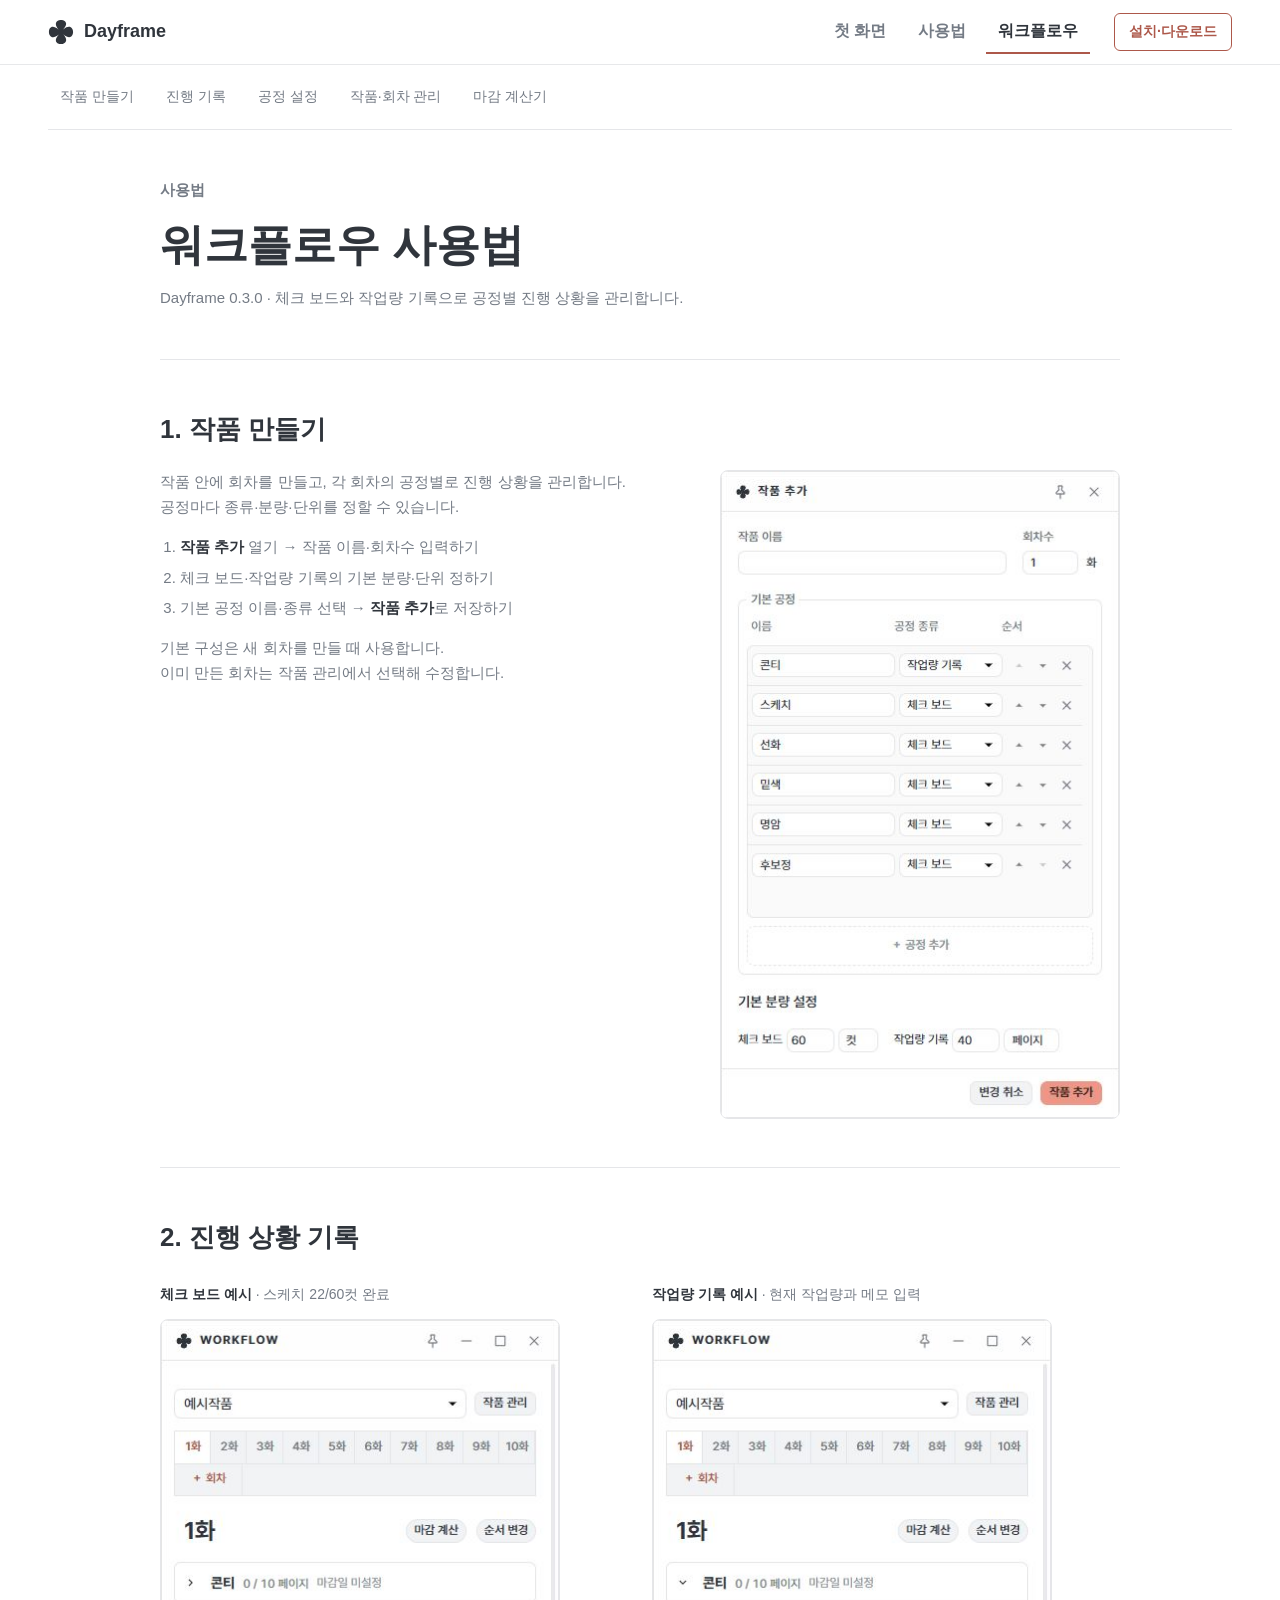
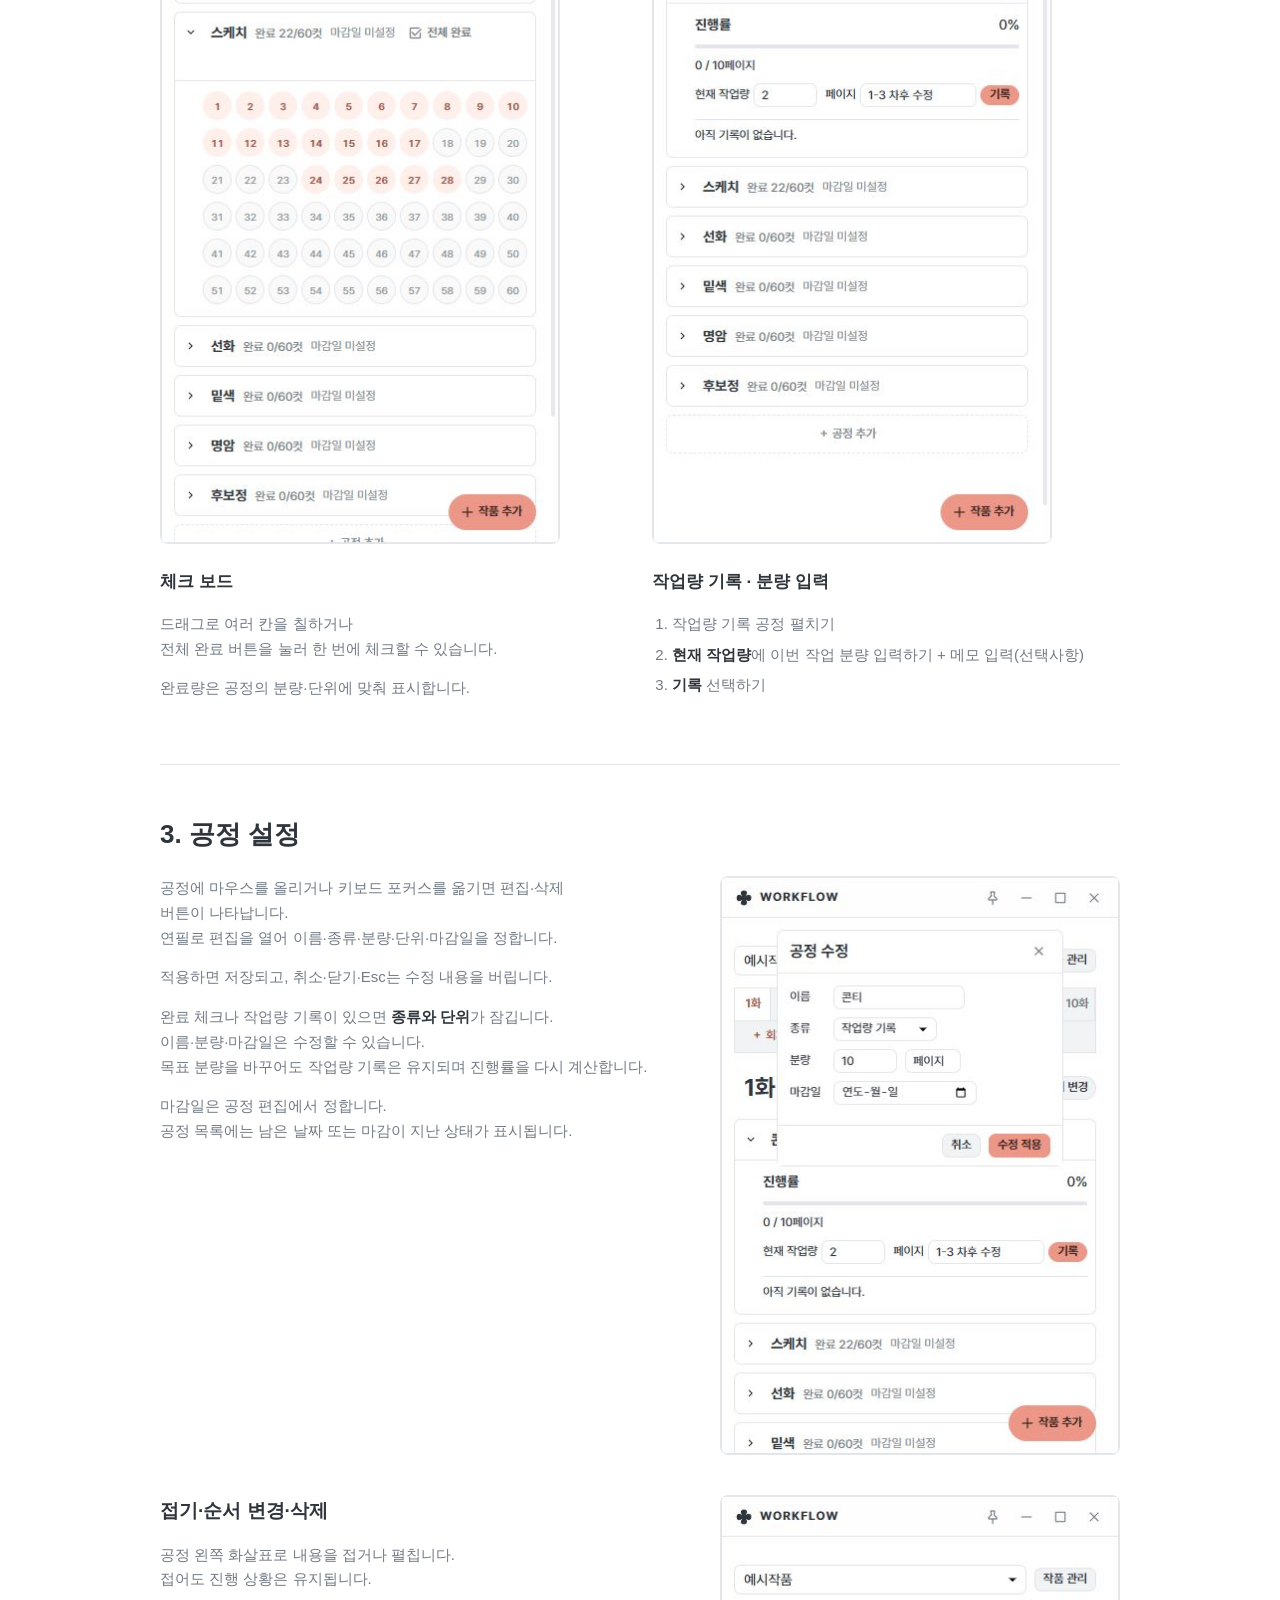
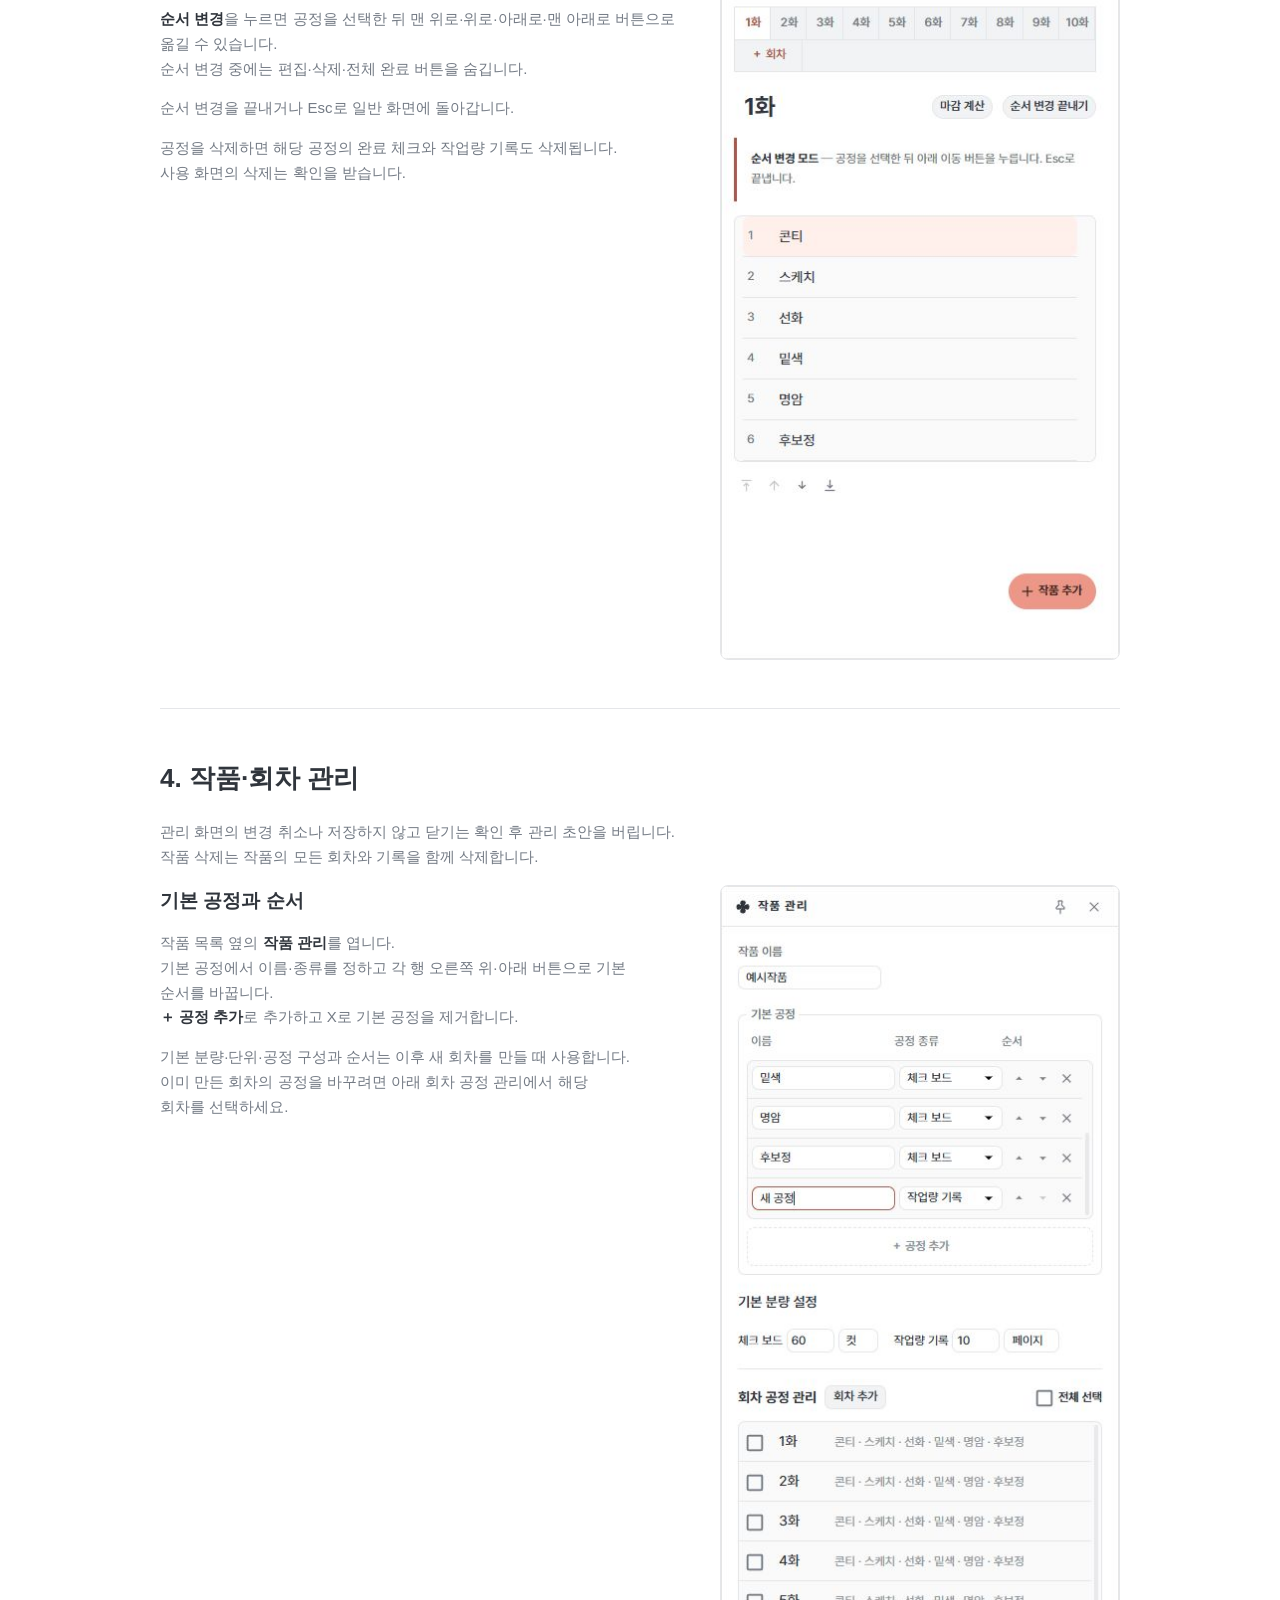
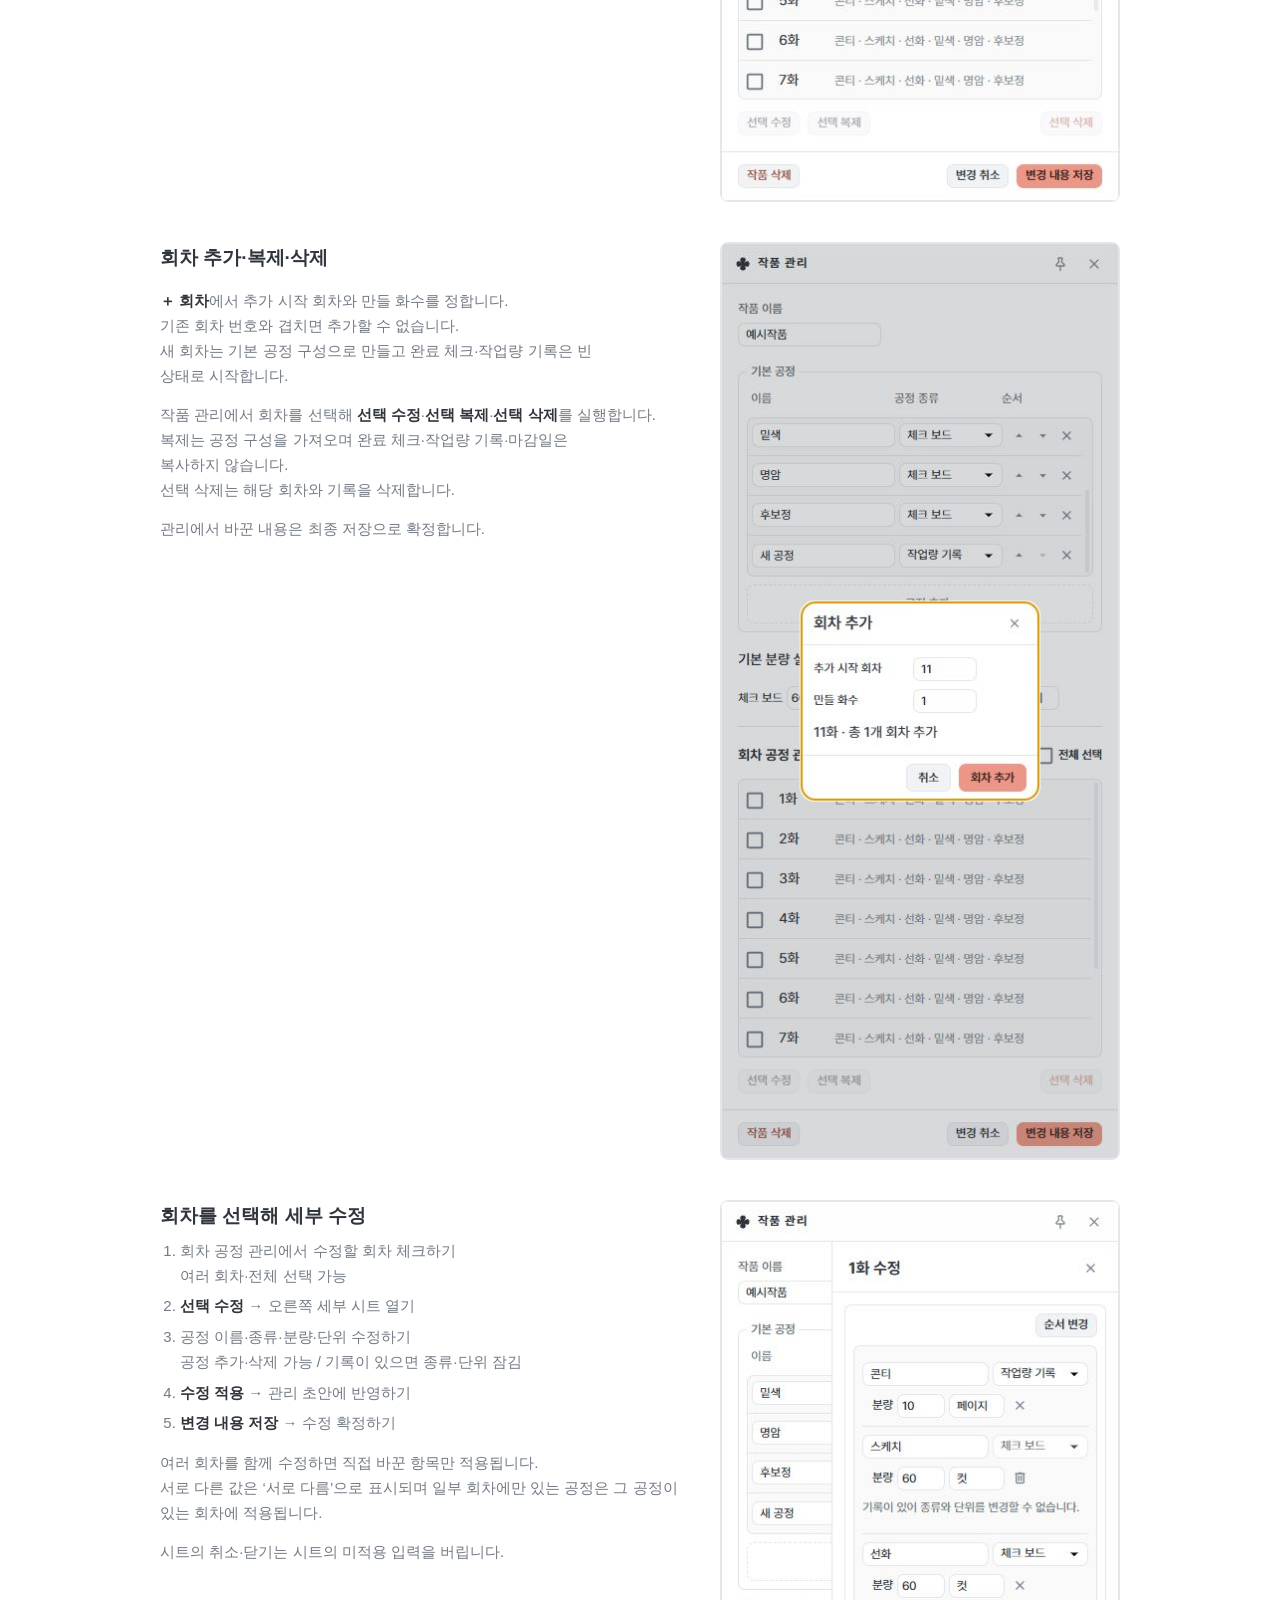
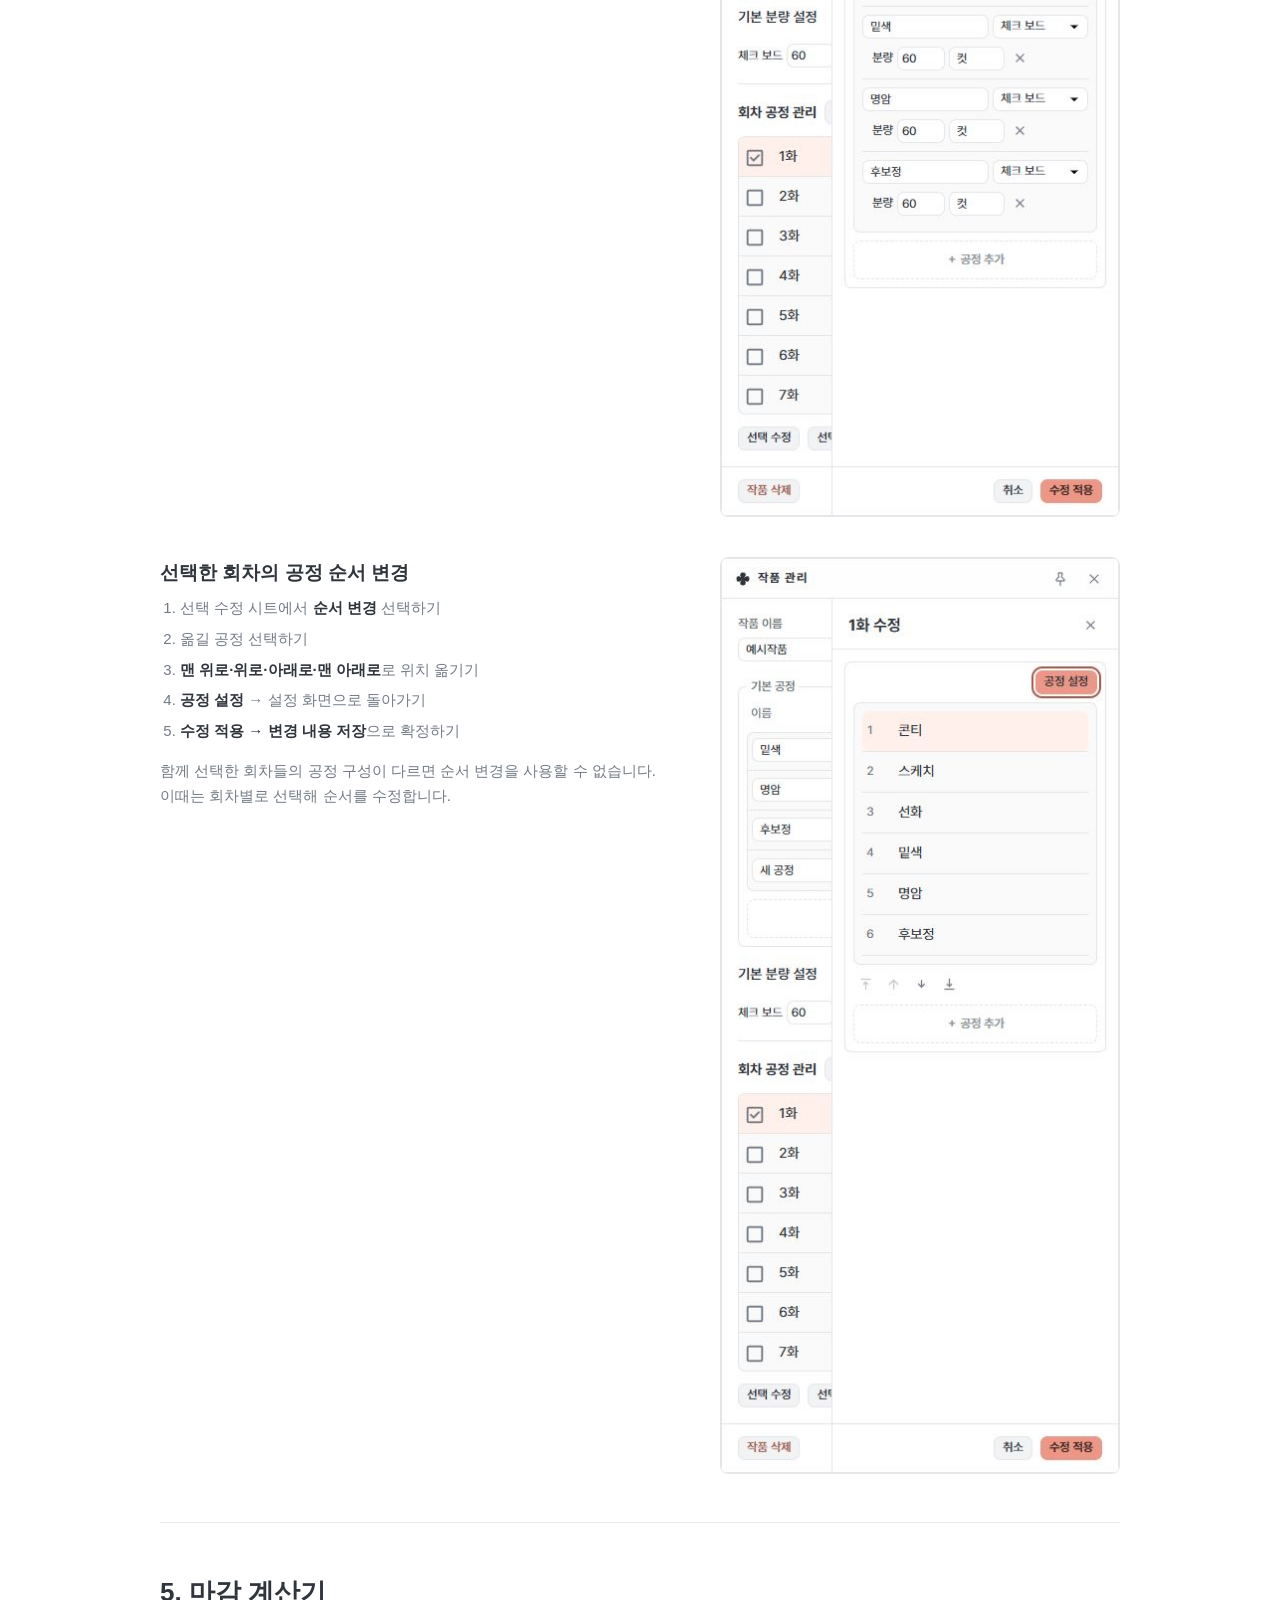
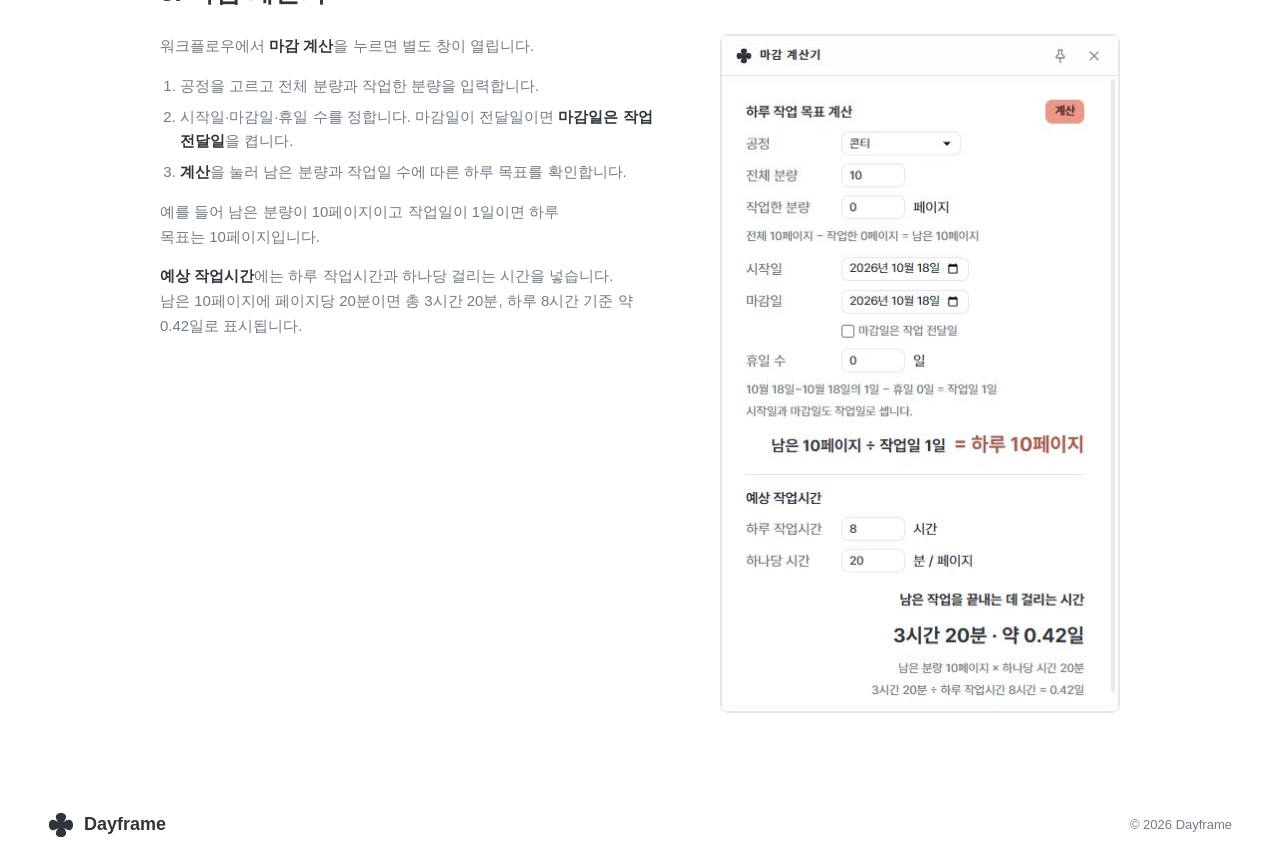
<file: dayframe/guide/workflow/index.html>
<!doctype html>
<html lang="ko">
<head>
  <meta charset="utf-8">
  <meta name="viewport" content="width=device-width, initial-scale=1">
  <meta name="description" content="Dayframe 0.3.0 워크플로우 사용법. 체크 보드, 작업량 기록, 공정별 분량, 작품·회차 관리, 별도 마감 계산기.">
  <meta name="theme-color" content="#ffffff">
  <title>워크플로우 사용법 - Dayframe</title>
  <link rel="icon" href="../../assets/dayframe-icon.svg" type="image/svg+xml">
  <link rel="icon" href="../../assets/favicon.ico" sizes="any">
  <link rel="stylesheet" href="../../css/site.css?topics=1">
  <link rel="stylesheet" href="../../css/guide.css?width=400-20261018">
</head>
<body>
  <a class="skip-link" href="#main">본문으로 건너뛰기</a>

  <header class="site-header"><div class="header-inner"><a class="brand" href="../../" aria-label="Dayframe 첫 화면"><img class="brand-mark" src="../../assets/dayframe-icon.svg" alt="" width="24" height="24"><span>Dayframe</span></a><nav class="site-nav" aria-label="페이지 이동"><a href="../../">첫 화면</a><a href="../../guide/">사용법</a><a href="../../guide/workflow/" aria-current="page">워크플로우</a></nav><a class="button button-small" href="../../#install">설치·다운로드</a></div></header>
<nav class="page-nav" aria-label="이 페이지 목차"><a href="#create">작품 만들기</a><a href="#progress">진행 기록</a><a href="#edit">공정 설정</a><a href="#manage">작품·회차 관리</a><a href="#calculator">마감 계산기</a></nav>

  <main id="main" class="guide workflow-guide">
<header class="guide-title"><p class="product-kicker">사용법</p><h1>워크플로우 사용법</h1><p>Dayframe 0.3.0 · 체크 보드와 작업량 기록으로 공정별 진행 상황을 관리합니다.</p></header>
<!-- 0.3.0 공정별 분량과 합산 기록의 실제 조작법을 설명합니다. 이전 화면 사진은 사용하지 않습니다. -->
<section id="create" aria-labelledby="w-create"><h2 id="w-create">1. 작품 만들기</h2><div id="structure" class="step"><div class="step-copy"><p>작품 안에 회차를 만들고, 각 회차의 공정별로 진행 상황을 관리합니다.<br>
공정마다 종류·분량·단위를 정할 수 있습니다.</p><ol><li><b>작품 추가</b> 열기 → 작품 이름·회차수 입력하기</li><li>체크 보드·작업량 기록의 기본 분량·단위 정하기</li><li>기본 공정 이름·종류 선택 → <b>작품 추가</b>로 저장하기</li></ol><p>기본 구성은 새 회차를 만들 때 사용합니다.<br>
이미 만든 회차는 작품 관리에서 선택해 수정합니다.</p></div><figure><img src="../../assets/guide/wf030-create.jpg?updated=20261018" width="400" height="650" alt="작품 추가의 이름·회차수·기본 공정 구성" loading="lazy"></figure></div></section>
<section id="progress" aria-labelledby="w-progress"><h2 id="w-progress">2. 진행 상황 기록</h2><div class="workflow-examples"><article><figure><figcaption><b>체크 보드 예시</b> · 스케치 22/60컷 완료</figcaption><img src="../../assets/guide/wf030-board-example.jpg?updated=20261018" width="400" height="827" alt="체크 보드에서 60칸 중 22칸을 완료한 전체 창 예시" loading="lazy"></figure><div id="check" class="guide-topic"><h3 id="w-check">체크 보드</h3><p>드래그로 여러 칸을 칠하거나<br>전체 완료 버튼을 눌러 한 번에 체크할 수 있습니다.</p><p>완료량은 공정의 분량·단위에 맞춰 표시합니다.</p></div></article><article><figure><figcaption><b>작업량 기록 예시</b> · 현재 작업량과 메모 입력</figcaption><img src="../../assets/guide/wf030-quantity-example.jpg?updated=20261018" width="400" height="827" alt="현재 작업량 2페이지와 메모를 입력한 기록 전 화면" loading="lazy"></figure><div id="quantity" class="guide-topic"><h3 id="w-quantity">작업량 기록 · 분량 입력</h3><ol><li>작업량 기록 공정 펼치기</li><li><b>현재 작업량</b>에 이번 작업 분량 입력하기 + 메모 입력(선택사항)</li><li><b>기록</b> 선택하기</li></ol></div></article></div></section>
<section id="edit" aria-labelledby="w-edit"><h2 id="w-edit">3. 공정 설정</h2><div class="step"><div class="step-copy"><p>공정에 마우스를 올리거나 키보드 포커스를 옮기면 편집·삭제 버튼이 나타납니다.<br>
연필로 편집을 열어 이름·종류·분량·단위·마감일을 정합니다.</p>
<p>적용하면 저장되고, 취소·닫기·Esc는 수정 내용을 버립니다.</p><p>완료 체크나 작업량 기록이 있으면 <b>종류와 단위</b>가 잠깁니다.<br>
이름·분량·마감일은 수정할 수 있습니다.<br>
목표 분량을 바꾸어도 작업량 기록은 유지되며 진행률을 다시 계산합니다.</p><p>마감일은 공정 편집에서 정합니다.<br>
공정 목록에는 남은 날짜 또는 마감이 지난 상태가 표시됩니다.</p></div><figure><img src="../../assets/guide/wf030-edit.jpg?updated=20261018" width="400" height="580" alt="이름·종류·분량·단위·마감일을 바꾸는 공정 수정 화면" loading="lazy"></figure></div><div id="process" class="step guide-topic"><div class="step-copy"><h3 id="w-process">접기·순서 변경·삭제</h3><p>공정 왼쪽 화살표로 내용을 접거나 펼칩니다.<br>
접어도 진행 상황은 유지됩니다.</p><p><b>순서 변경</b>을 누르면 공정을 선택한 뒤 맨 위로·위로·아래로·맨 아래로 버튼으로 옮길 수 있습니다.<br>
순서 변경 중에는 편집·삭제·전체 완료 버튼을 숨깁니다.</p>
<p>순서 변경을 끝내거나 Esc로 일반 화면에 돌아갑니다.</p><p>공정을 삭제하면 해당 공정의 완료 체크와 작업량 기록도 삭제됩니다.<br>
사용 화면의 삭제는 확인을 받습니다.</p></div><figure class="workflow-reorder-shot"><img src="../../assets/guide/wf030-reorder.jpg?updated=20261018" width="400" height="767" alt="워크플로우 순서 변경 모드에서 콘티를 선택한 화면" loading="lazy"></figure></div></section>

<section id="manage" aria-labelledby="w-manage"><h2 id="w-manage">4. 작품·회차 관리</h2><p>관리 화면의 변경 취소나 저장하지 않고 닫기는 확인 후 관리 초안을 버립니다.<br>
작품 삭제는 작품의 모든 회차와 기록을 함께 삭제합니다.</p><div class="step"><div class="step-copy"><h3>기본 공정과 순서</h3><p>작품 목록 옆의 <b>작품 관리</b>를 엽니다.<br>
기본 공정에서 이름·종류를 정하고 각 행 오른쪽 위·아래 버튼으로 기본 순서를 바꿉니다.<br><b>＋ 공정 추가</b>로 추가하고 X로 기본 공정을 제거합니다.</p><p>기본 분량·단위·공정 구성과 순서는 이후 새 회차를 만들 때 사용합니다.<br>
이미 만든 회차의 공정을 바꾸려면 아래 회차 공정 관리에서 해당 회차를 선택하세요.</p></div><figure><img src="../../assets/guide/wf030-manage.jpg?updated=20261018" width="400" height="920" alt="작품 관리의 기본 공정 순서 버튼과 회차 선택 영역" loading="lazy"></figure></div><div id="episode" class="step guide-topic"><div class="step-copy"><h3 id="w-episode">회차 추가·복제·삭제</h3><p><b>＋ 회차</b>에서 추가 시작 회차와 만들 화수를 정합니다.<br>
기존 회차 번호와 겹치면 추가할 수 없습니다.<br>
새 회차는 기본 공정 구성으로 만들고 완료 체크·작업량 기록은 빈 상태로 시작합니다.</p><p>작품 관리에서 회차를 선택해 <b>선택 수정</b>·<b>선택 복제</b>·<b>선택 삭제</b>를 실행합니다.<br>
복제는 공정 구성을 가져오며 완료 체크·작업량 기록·마감일은 복사하지 않습니다.<br>
선택 삭제는 해당 회차와 기록을 삭제합니다.</p>
<p>관리에서 바꾼 내용은 최종 저장으로 확정합니다.</p></div><figure><img src="../../assets/guide/wf030-add-episode.jpg?updated=20261018" width="400" height="920" alt="추가 시작 회차와 만들 화수를 입력하는 회차 추가 창" loading="lazy"></figure></div><div class="step"><div class="step-copy"><h3>회차를 선택해 세부 수정</h3><ol><li>회차 공정 관리에서 수정할 회차 체크하기<br>여러 회차·전체 선택 가능</li><li><b>선택 수정</b> → 오른쪽 세부 시트 열기</li><li>공정 이름·종류·분량·단위 수정하기<br>공정 추가·삭제 가능 / 기록이 있으면 종류·단위 잠김</li><li><b>수정 적용</b> → 관리 초안에 반영하기</li><li><b>변경 내용 저장</b> → 수정 확정하기</li></ol><p>여러 회차를 함께 수정하면 직접 바꾼 항목만 적용됩니다.<br>
서로 다른 값은 ‘서로 다름’으로 표시되며 일부 회차에만 있는 공정은 그 공정이 있는 회차에 적용됩니다.</p>
<p>시트의 취소·닫기는 시트의 미적용 입력을 버립니다.</p></div><figure><img src="../../assets/guide/wf030-manage-detail.jpg?updated=20261018" width="400" height="920" alt="1화 수정 시트의 공정 이름·종류·분량·단위와 기록 잠금 안내" loading="lazy"></figure></div><div class="step"><div class="step-copy"><h3>선택한 회차의 공정 순서 변경</h3><ol><li>선택 수정 시트에서 <b>순서 변경</b> 선택하기</li><li>옮길 공정 선택하기</li><li><b>맨 위로·위로·아래로·맨 아래로</b>로 위치 옮기기</li><li><b>공정 설정</b> → 설정 화면으로 돌아가기</li><li><b>수정 적용 → 변경 내용 저장</b>으로 확정하기</li></ol><p>함께 선택한 회차들의 공정 구성이 다르면 순서 변경을 사용할 수 없습니다.<br>
이때는 회차별로 선택해 순서를 수정합니다.</p></div><figure><img src="../../assets/guide/wf030-manage-order.jpg?updated=20261018" width="400" height="920" alt="세부 시트의 순서 변경 모드에서 콘티 공정을 선택한 화면" loading="lazy"></figure></div></section>
<section id="calculator" aria-labelledby="w-calculator"><h2 id="w-calculator">5. 마감 계산기</h2><div class="step"><div class="step-copy"><p>워크플로우에서 <b>마감 계산</b>을 누르면 별도 창이 열립니다.</p><ol><li>공정을 고르고 전체 분량과 작업한 분량을 입력합니다.</li><li>시작일·마감일·휴일 수를 정합니다. 마감일이 전달일이면 <b>마감일은 작업 전달일</b>을 켭니다.</li><li><b>계산</b>을 눌러 남은 분량과 작업일 수에 따른 하루 목표를 확인합니다.</li></ol><p>예를 들어 남은 분량이 10페이지이고 작업일이 1일이면 하루 목표는 10페이지입니다.</p><p><b>예상 작업시간</b>에는 하루 작업시간과 하나당 걸리는 시간을 넣습니다. 남은 10페이지에 페이지당 20분이면 총 3시간 20분, 하루 8시간 기준 약 0.42일로 표시됩니다.</p></div><figure><img src="../../assets/guide/wf030-calculator.jpg?updated=20261018" width="400" height="680" alt="마감 계산기에서 남은 10페이지와 작업일 1일로 하루 10페이지, 예상 작업시간 3시간 20분을 계산한 화면" loading="lazy"></figure></div></section>
</main>

  <footer class="site-footer">
    <a class="brand" href="../../"><img class="brand-mark" src="../../assets/dayframe-icon.svg" alt="" width="24" height="24"><span>Dayframe</span></a>
    <p>© <span id="current-year">2026</span> Dayframe</p>
  </footer>
  <script src="../../js/site.js"></script>
</body>
</html>
</file>
<file: dayframe/css/site.css>
:root {
  --canvas: #ffffff;
  --surface: #fafafa;
  --surface-strong: #f2f3f5;
  --line: #e5e6e9;
  --ink: #30353c;
  --muted: #747b85;
  --dim: #9198a1;
  --accent: #ad584a;
  --accent-soft: #fff0ec;
  --accent-light: #ed9788;
  --success: #687e72;
  --max-width: 1184px;
  --content-width: 760px;
  --radius: 8px;
  --font: "Pretendard", "Noto Sans KR", "Malgun Gothic", -apple-system, BlinkMacSystemFont, sans-serif;
}

* { box-sizing: border-box; }
html { scroll-behavior: smooth; }
body {
  margin: 0;
  color: var(--ink);
  background: var(--canvas);
  font-family: var(--font);
  font-size: 16px;
  line-height: 1.65;
  letter-spacing: 0;
}
a { color: inherit; }
button, a { -webkit-tap-highlight-color: transparent; }
code { font-family: Consolas, "Courier New", monospace; font-size: .88em; }

.skip-link {
  position: fixed;
  z-index: 100;
  top: 8px;
  left: 8px;
  padding: 8px 12px;
  color: #fff;
  background: var(--accent);
  transform: translateY(-160%);
}
.skip-link:focus { transform: translateY(0); }

.site-header {
  position: sticky;
  z-index: 20;
  top: 0;
  border-bottom: 1px solid rgba(229, 230, 233, .92);
  background: rgba(255, 255, 255, .94);
  backdrop-filter: blur(12px);
}
.header-inner {
  width: min(calc(100% - 48px), var(--max-width));
  min-height: 64px;
  margin: 0 auto;
  display: flex;
  align-items: center;
  gap: 32px;
}
.brand {
  display: inline-flex;
  align-items: center;
  gap: 10px;
  color: var(--ink);
  font-size: 18px;
  font-weight: 700;
  text-decoration: none;
}
.brand-mark { width: 26px; height: 26px; display: block; }
.site-nav { margin-left: auto; display: flex; gap: 28px; }
.site-nav a, .text-link {
  color: var(--muted);
  font-size: 14px;
  font-weight: 600;
  text-decoration-color: transparent;
  text-underline-offset: 4px;
}
.site-nav a:hover, .text-link:hover { color: var(--ink); text-decoration-color: currentColor; }

.button {
  min-height: 44px;
  padding: 10px 18px;
  display: inline-flex;
  align-items: center;
  justify-content: center;
  border: 1px solid var(--accent);
  border-radius: 6px;
  color: var(--accent);
  background: #fff;
  font-size: 14px;
  font-weight: 700;
  text-decoration: none;
  transition: background-color 140ms ease, color 140ms ease, border-color 140ms ease;
}
.button:hover { background: var(--accent-soft); }
.button-primary { color: #fff; background: var(--accent); }
.button-primary:hover { border-color: #954438; background: #954438; }
.button-small { min-height: 36px; padding: 6px 14px; }
.button:focus-visible, .site-nav a:focus-visible, .text-link:focus-visible, .brand:focus-visible {
  outline: 3px solid rgba(173, 88, 74, .28);
  outline-offset: 3px;
}

.hero {
  width: min(calc(100% - 48px), var(--max-width));
  min-height: min(640px, calc(100vh - 64px));
  margin: 0 auto;
  padding: 48px 0;
  display: grid;
  grid-template-columns: minmax(0, 1fr) minmax(0, 1.05fr);
  align-items: center;
  gap: 56px;
}
.product-kicker { margin: 0 0 14px; color: var(--accent); font-size: 14px; font-weight: 700; }
.hero h1 { margin: 0; font-size: clamp(34px, 4.4vw, 56px); line-height: 1.2; font-weight: 700; word-break: keep-all; }
.hero-description { max-width: 460px; margin: 20px 0 0; color: var(--muted); font-size: 17px; line-height: 1.7; word-break: keep-all; }
.hero-actions { margin-top: 28px; display: flex; flex-wrap: wrap; align-items: center; gap: 12px 16px; }
.development-note { max-width: 460px; margin: 16px 0 0; color: var(--muted); font-size: 14px; line-height: 1.7; word-break: keep-all; }
.hero-facts { margin: 20px 0 0; padding: 0; display: flex; flex-wrap: wrap; gap: 6px 20px; color: var(--muted); font-size: 13px; list-style: none; }
.hero-facts li { display: inline-flex; align-items: center; gap: 8px; }
.hero-facts li::before { width: 6px; height: 6px; border-radius: 50%; background: var(--success); content: ""; }
.hero-visual { margin: 0; overflow: hidden; border: 1px solid var(--line); border-radius: var(--radius); }
.hero-visual img { display: block; width: 100%; height: auto; max-height: calc(100vh - 160px); object-fit: cover; object-position: top left; }

.section { padding: 64px max(24px, calc((100% - var(--max-width)) / 2)); }
.section-title { margin: 0 0 32px; font-size: clamp(24px, 2.8vw, 32px); line-height: 1.3; word-break: keep-all; }

.flow { border-top: 1px solid var(--line); background: var(--surface); }
.flow-list { margin: 0; padding: 0; display: grid; grid-template-columns: repeat(3, 1fr); gap: 24px; list-style: none; }
.flow-list img { display: block; width: 100%; height: 220px; margin-bottom: 16px; object-fit: cover; object-position: top left; border: 1px solid var(--line); border-radius: var(--radius); background: #fff; }
.flow-list h3 { margin: 0 0 4px; display: flex; align-items: center; gap: 10px; font-size: 18px; }
.flow-list h3 span { width: 24px; height: 24px; display: inline-grid; place-items: center; border-radius: 50%; color: #fff; background: var(--accent); font-size: 12px; }
.flow-list p { margin: 0; color: var(--muted); font-size: 14px; word-break: keep-all; }

.feature-grid { margin: 0; padding: 0; display: grid; grid-template-columns: repeat(6, 1fr); border-top: 2px solid var(--ink); list-style: none; }
.feature-grid li { padding: 20px 16px 4px 0; }
.feature-grid h3 { margin: 0 0 4px; font-size: 17px; }
.feature-grid p { margin: 0; color: var(--muted); font-size: 13px; }

.install { padding-top: 48px; padding-bottom: 48px; display: flex; align-items: center; justify-content: space-between; gap: 48px; background: var(--accent-soft); }
.install h2 { margin: 0 0 8px; font-size: 24px; }
.install-copy p { max-width: 640px; margin: 0; color: var(--muted); font-size: 14px; }
.install-copy code { color: var(--ink); }
.install-note { margin-top: 10px !important; }
.install-buttons { display: flex; flex-direction: column; gap: 10px; flex: none; }
.button-download { min-height: 52px; padding: 10px 28px; flex: none; }

.site-footer { width: min(calc(100% - 48px), var(--max-width)); min-height: 80px; margin: 0 auto; display: flex; align-items: center; justify-content: space-between; color: var(--muted); font-size: 13px; }
.site-footer p { margin: 0; }

@media (max-width: 900px) {
  .site-nav { gap: 4px; }
  .header-inner { gap: 16px; }
  .header-inner .button { margin-left: auto; }
  .hero { min-height: 0; grid-template-columns: 1fr; gap: 32px; }
  .hero-visual img { max-height: 420px; }
  .flow-list { grid-template-columns: 1fr; }
  .flow-list li { display: grid; grid-template-columns: 200px 1fr; column-gap: 20px; align-items: center; }
  .flow-list img { grid-row: 1 / 3; height: 130px; margin: 0; }
  .feature-grid { grid-template-columns: repeat(3, 1fr); }
  .install { flex-direction: column; align-items: flex-start; gap: 24px; }
}

@media (max-width: 560px) {
  .header-inner, .hero, .site-footer { width: min(calc(100% - 32px), var(--max-width)); }
  .header-inner { min-height: 56px; }
  .brand { font-size: 16px; }
  .header-inner .button { min-height: 34px; padding: 5px 10px; font-size: 12px; }
  .hero { padding: 32px 0; }
  .hero-actions { align-items: stretch; flex-direction: column; gap: 14px; }
  .hero-actions .text-link { text-align: center; }
  .section { padding: 48px 20px; }
  .flow-list li { grid-template-columns: 1fr; }
  .flow-list img { grid-row: auto; height: 180px; margin-bottom: 14px; }
  .feature-grid { grid-template-columns: repeat(2, 1fr); }
  .button-download, .install-buttons { width: 100%; }
}

@media (prefers-reduced-motion: reduce) {
  html { scroll-behavior: auto; }
  *, *::before, *::after { transition-duration: .01ms !important; }
}

/* 페이지 이동은 모든 화면 폭에서 유지하고, 본문 목차는 별도 줄로 구분합니다. */
.header-inner { gap: 24px; }
.site-nav { gap: 8px; flex-wrap: wrap; }
.site-nav a { min-height: 44px; display: inline-flex; align-items: center; padding: 8px 12px; font-size: 16px; text-decoration: none; border-bottom: 2px solid transparent; }
.site-nav a[aria-current="page"] { color: var(--ink); border-bottom-color: var(--accent); }
.page-nav { width: min(calc(100% - 48px), var(--max-width)); margin: 0 auto; padding: 12px 0; display: flex; flex-wrap: wrap; gap: 4px 8px; border-bottom: 1px solid var(--line); }
.page-nav a { display: inline-flex; align-items: center; min-height: 40px; padding: 8px 12px; font-size: 14px; color: var(--muted); text-decoration: none; }
.page-nav a:hover { color: var(--ink); text-decoration: underline; text-underline-offset: 4px; }
.page-nav a:focus-visible { outline: 2px solid var(--accent); outline-offset: 2px; }
.hero-actions .button-guide { min-height: 48px; padding: 12px 20px; font-size: 16px; color: var(--ink); border-color: var(--ink); }
section[id] { scroll-margin-top: 96px; }
@media (max-width: 760px) {
 .header-inner { display: grid; grid-template-columns: 1fr auto; gap: 4px 12px; padding: 8px 0; }
 .header-inner .brand { grid-column: 1; grid-row: 1; }
 .header-inner > .button { grid-column: 2; grid-row: 1; margin-left: 0; }
 .site-nav { grid-column: 1 / -1; grid-row: 2; display: flex; margin-left: 0; gap: 4px; }
 .site-nav a { font-size: 16px; }
 .page-nav { width: min(calc(100% - 32px), var(--max-width)); }
 section[id] { scroll-margin-top: 144px; }
}

/* 나란한 주요 버튼은 글자·높이·안쪽 여백·너비를 같은 단계로 맞춥니다. */
.hero-actions { display: grid; grid-template-columns: repeat(3, minmax(0, 1fr)); align-items: stretch; gap: 12px; }
.hero-actions .button { width: 100%; min-height: 48px; padding: 12px 20px; font-size: 16px; line-height: 1.5; }
@media (max-width: 560px) { .hero-actions { grid-template-columns: 1fr; } }

/* 긴 한국어 설명은 자연스럽게 감싸고, 주소나 긴 단어만 필요할 때 나눕니다. */
main :is(p, li), figcaption { text-wrap: pretty; overflow-wrap: anywhere; }
.hero h1, .section-title, .install h2 { text-wrap: balance; }
.install-copy p + p { margin-top: 12px; }
</file>
<file: dayframe/css/guide.css>
.guide { width: min(calc(100% - 48px), 960px); margin: 0 auto; padding: 48px 0 72px; }
.guide-title { margin-bottom: 48px; }
.guide-title h1 { margin: 0; font-size: clamp(30px, 4vw, 44px); line-height: 1.25; word-break: keep-all; }
.guide-title p:last-child { margin: 14px 0 0; color: var(--muted); }
.guide section { margin-top: 48px; padding-top: 48px; border-top: 1px solid var(--line); }
.guide section { scroll-margin-top: 80px; }
.guide h1, .guide h2, .guide h3 { text-wrap: balance; }
.guide h2 { margin: 0 0 20px; font-size: 26px; }
.guide h3 { margin: 0 0 8px; font-size: 17px; }
.guide p, .guide li { color: var(--muted); font-size: 15px; word-break: keep-all; }
.guide b { color: var(--ink); }
/* 저장 경로가 작은 화면의 폭을 밀어내지 않도록 필요한 위치에서 줄바꿈합니다. */
.guide code { overflow-wrap: anywhere; padding: 1px 5px; border-radius: 4px; color: var(--ink); background: var(--surface-strong); }
.guide ol { margin: 0 0 12px; padding-left: 20px; }
.guide li { margin-bottom: 6px; }
.lead { margin: 0 0 32px; font-size: 16px !important; }
.note { padding: 10px 12px; border-radius: 6px; background: var(--accent-soft); font-size: 13px !important; }
.two-col { display: grid; grid-template-columns: 1fr 1fr; gap: 40px; align-items: start; }
.step { margin-bottom: 40px; display: grid; grid-template-columns: minmax(0, 1fr) 400px; gap: 40px; align-items: start; }
.step:last-child { margin-bottom: 0; }
.step-text { grid-template-columns: minmax(0, 1fr); }
.step h3 { display: flex; align-items: center; gap: 10px; font-size: 19px; }
.step h3 span { width: 26px; height: 26px; display: inline-grid; place-items: center; border-radius: 50%; color: #fff; background: var(--accent); font-size: 13px; }
.guide figure { margin: 0; }
.guide figure img { display: block; width: 100%; height: auto; border: 1px solid var(--line); border-radius: var(--radius); }
.step figure img { max-width: 400px; }
.tool-grid { display: grid; grid-template-columns: repeat(2, 1fr); gap: 40px 48px; }
.tool-grid article { display: grid; grid-template-columns: 220px minmax(0, 1fr); gap: 20px; align-items: start; }
.tool-grid article.no-image { display: block; align-self: start; }
.shot img { display: block; width: 100%; height: auto; border: 1px solid var(--line); border-radius: 6px; box-shadow: 0 2px 8px rgba(48, 53, 60, .10); }
.tool-grid h3 { margin-top: 0; }
.tool-grid .no-image { padding: 16px; border-radius: var(--radius); background: var(--surface); }
.tool-grid p { margin: 0; font-size: 13px; }
.faq { margin-top: 32px; border-top: 1px solid var(--line); }
.faq details { padding: 14px 0; border-bottom: 1px solid var(--line); }
.faq summary { cursor: pointer; color: var(--ink); font-size: 15px; font-weight: 600; }
.faq details p { margin: 10px 0 0; }
@media (max-width: 900px) {
  .step { grid-template-columns: 1fr; gap: 20px; }
  .step figure { max-width: 400px; }
  .tool-grid { grid-template-columns: 1fr; }
  .two-col { grid-template-columns: 1fr; gap: 24px; }
}
@media (max-width: 560px) {
  .guide { width: min(calc(100% - 32px), 960px); padding-top: 32px; }
  .tool-grid article { grid-template-columns: 140px minmax(0, 1fr); gap: 14px; }
}
.guide-table { width: 100%; margin: 0 0 20px; border-collapse: collapse; font-size: 14px; }
.guide-table th, .guide-table td { padding: 12px 14px 12px 0; border-bottom: 1px solid var(--line); text-align: left; vertical-align: top; color: var(--muted); }
.guide-table th { color: var(--ink); font-size: 13px; }
.guide-table td:first-child { width: 170px; white-space: nowrap; }
.guide ul { margin: 0 0 12px; padding-left: 20px; }
.guide .product-kicker a { color: var(--accent); }
@media (max-width: 560px) { .guide-table td:first-child { width: 110px; white-space: normal; } }
.guide summary:focus-visible, .guide a:focus-visible { outline: 3px solid rgba(173, 88, 74, .28); outline-offset: 3px; }
.guide details > summary { min-height: 24px; }
.two-col figure img { max-width: 400px; }

/* 종류별 예시를 전체 창 사진으로 나란히 보여 주고 좁은 화면에서는 세로로 읽습니다. */
.workflow-examples { display: grid; grid-template-columns: repeat(2, minmax(0, 1fr)); gap: 24px; margin-top: 24px; }
.workflow-examples figure { min-width: 0; }
.workflow-examples figcaption { margin-bottom: 12px; font-size: 14px; color: var(--muted); }
.workflow-examples img { max-width: 400px; }
@media (max-width: 560px) { .workflow-examples { grid-template-columns: 1fr; } }

/* 일간·주간·월간은 넓게 촬영한 사진을 위에 두어 PC에서 한 줄로 비교합니다. */
.calendar-tools { display: grid; grid-template-columns: repeat(3, minmax(0, 1fr)); gap: 24px; margin-bottom: 40px; }
.calendar-tools article { min-width: 0; }
.calendar-tools h3 { margin-top: 16px; }
.calendar-tools p { margin: 0; font-size: 13px; }
@media (max-width: 760px) { .calendar-tools { grid-template-columns: 1fr; } }

/* 넓은 설명 구역도 한 줄이 과도하게 길어지지 않게 읽는 폭만 제한합니다. 사진과 열 배치는 유지합니다. */
.guide > section > :is(p, ol, ul) { max-inline-size: 48em; }
.guide :is(p, li, figcaption) { text-wrap: pretty; overflow-wrap: anywhere; }
.tool-grid .tool-link { margin-top: 8px; }

/* 같은 주제의 예시·사용법·주의사항을 구역 안에서 연결합니다. 기존 글자·사진·색은 유지합니다. */
.guide-topic { margin-top: 32px; scroll-margin-top: 80px; }
.guide-topic > :is(p, ol, ul), .step-text .step-copy { max-inline-size: 48em; }
.guide-topic h3 { margin-bottom: 16px; }
.topic-tool { display: grid; grid-template-columns: 220px minmax(0, 1fr); gap: 20px; align-items: start; margin-bottom: 32px; }
.topic-tool p { font-size: 13px; }
@media (max-width: 560px) { .topic-tool { grid-template-columns: 140px minmax(0, 1fr); gap: 14px; } }

/* 작업 기록 설정과 앱 자동 분류는 같은 크기로 나란히 두고 설명은 아래에서 읽습니다. */
.activity-images { display: grid; grid-template-columns: repeat(2, minmax(0, 400px)); gap: 24px; max-width: 824px; margin-bottom: 24px; align-items: start; }
.activity-images figure { min-width: 0; }
.activity-images img { display: block; width: 100%; height: auto; }
.activity-description { max-width: 48em; }
@media (max-width: 560px) { .activity-images { gap: 16px; } }


/* 각 설명은 해당 이미지와 같은 행에서 시작하고, 예시별 설명은 해당 사진 바로 아래에 둡니다. */
.guide .step-copy > :first-child { margin-top: 0; }
.workflow-examples > article { min-width: 0; }
.workflow-examples > article > .guide-topic { margin-top: 24px; }
.workflow-examples > article > figure > figcaption { min-height: 24px; }

.topic-tool > div > :first-child { margin-top: 0; }

/* 캡처는 최대 400px로 표시하고 작은 원본은 원래 픽셀 폭을 넘겨 늘리지 않습니다. */
.guide :is(figure, .shot) img { width: auto; max-width: min(100%, 400px); height: auto; }
</file>
